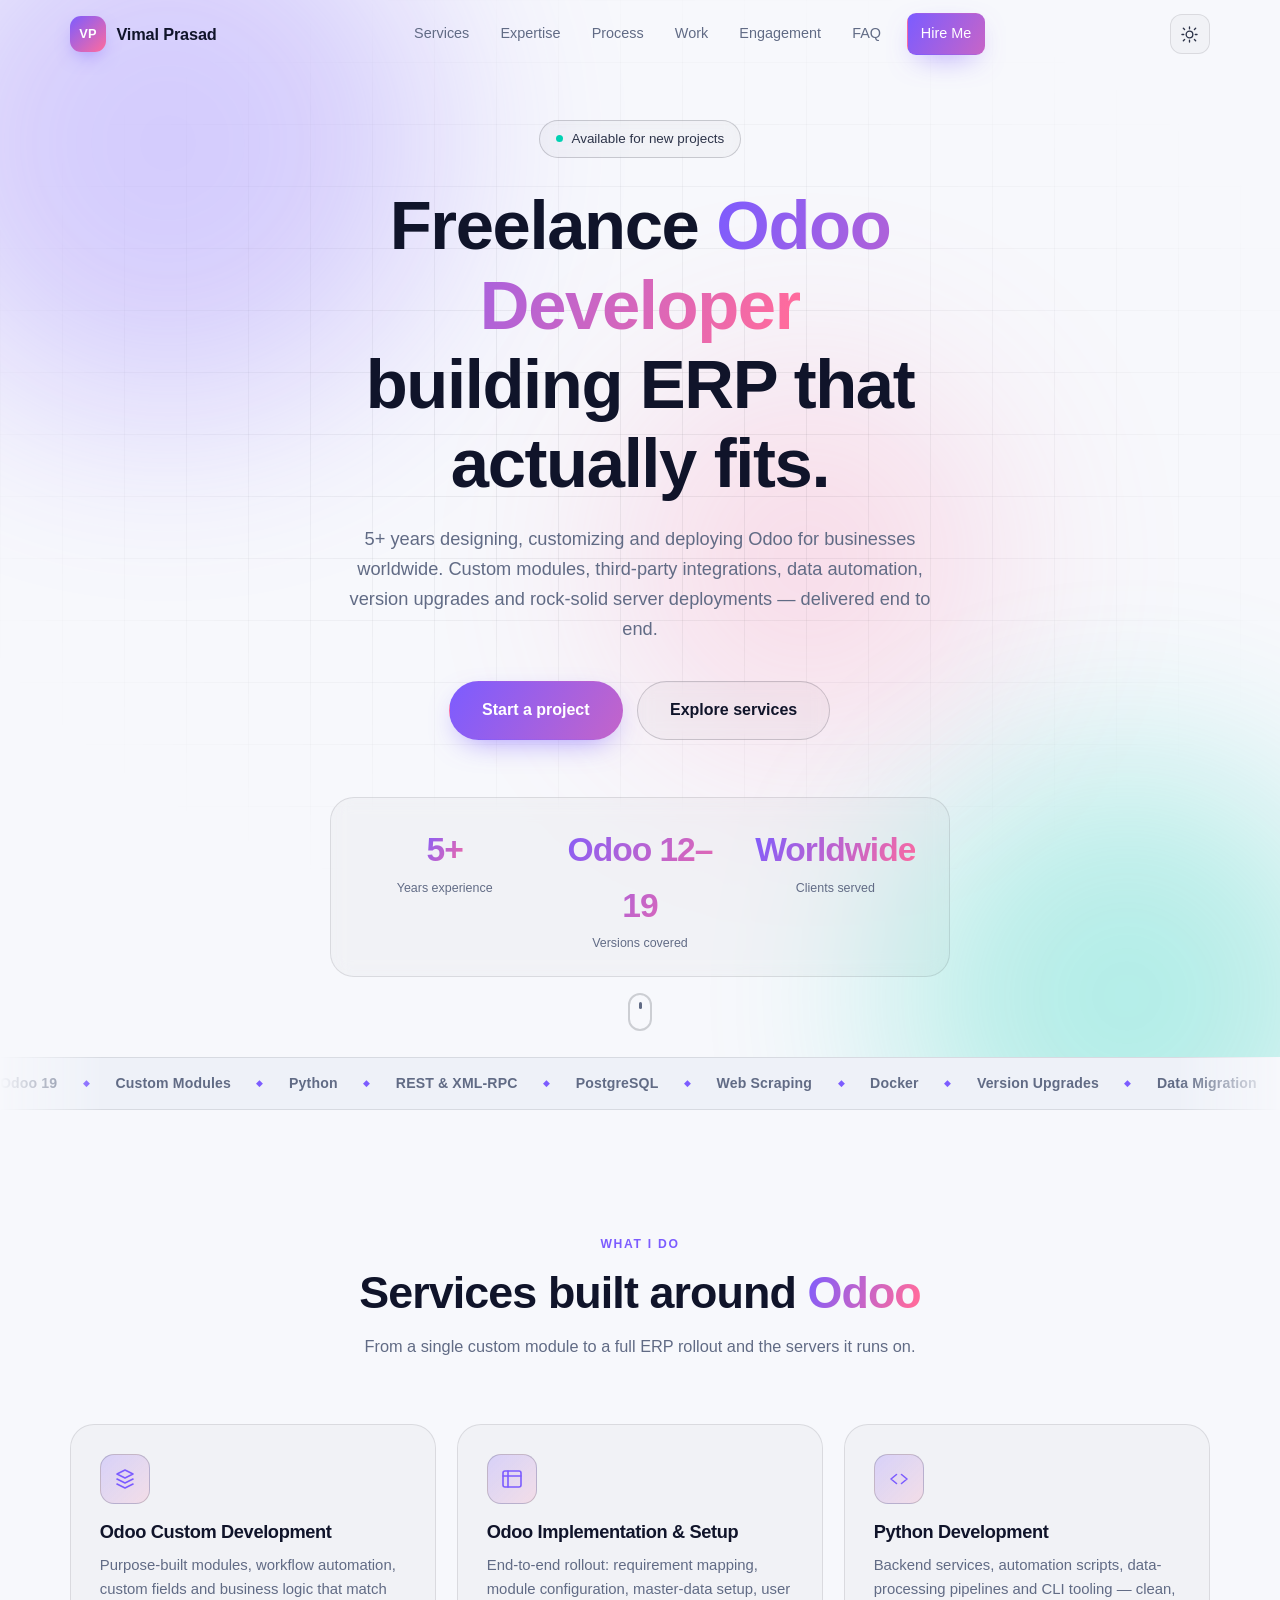
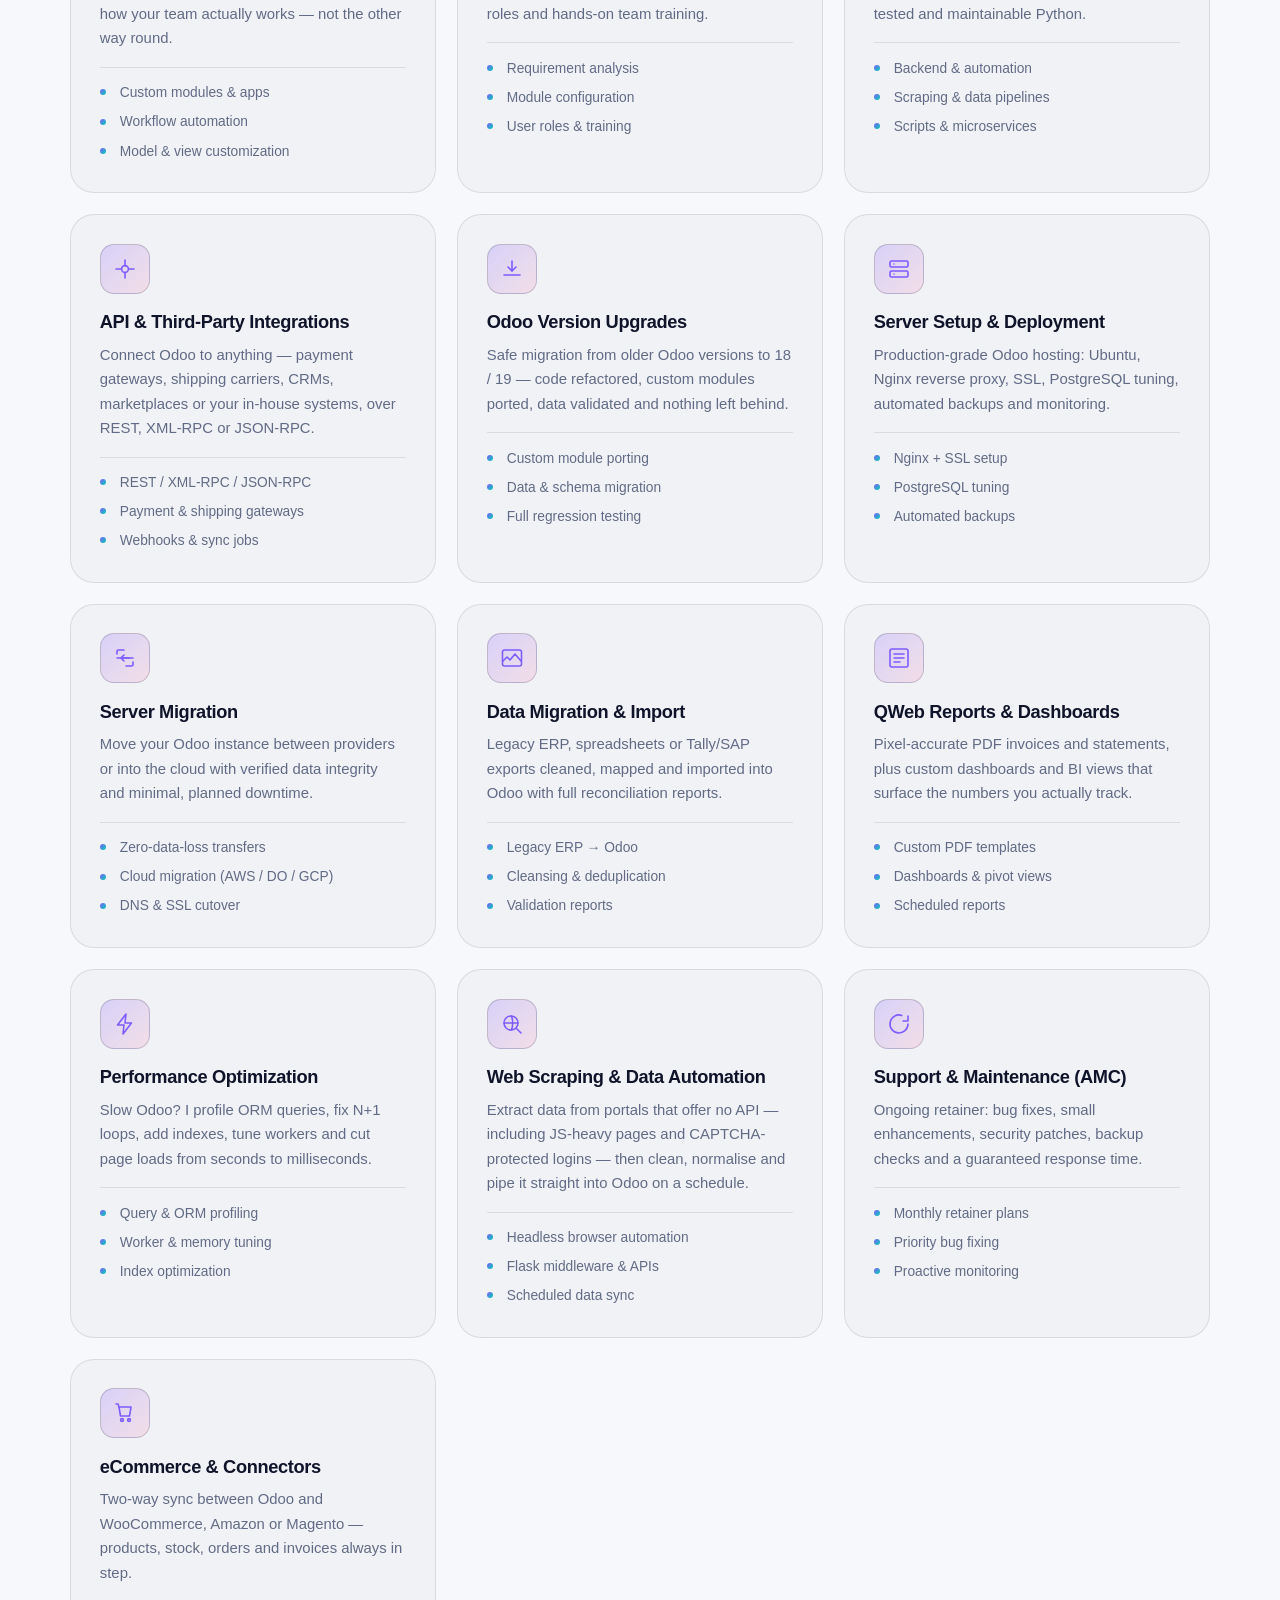
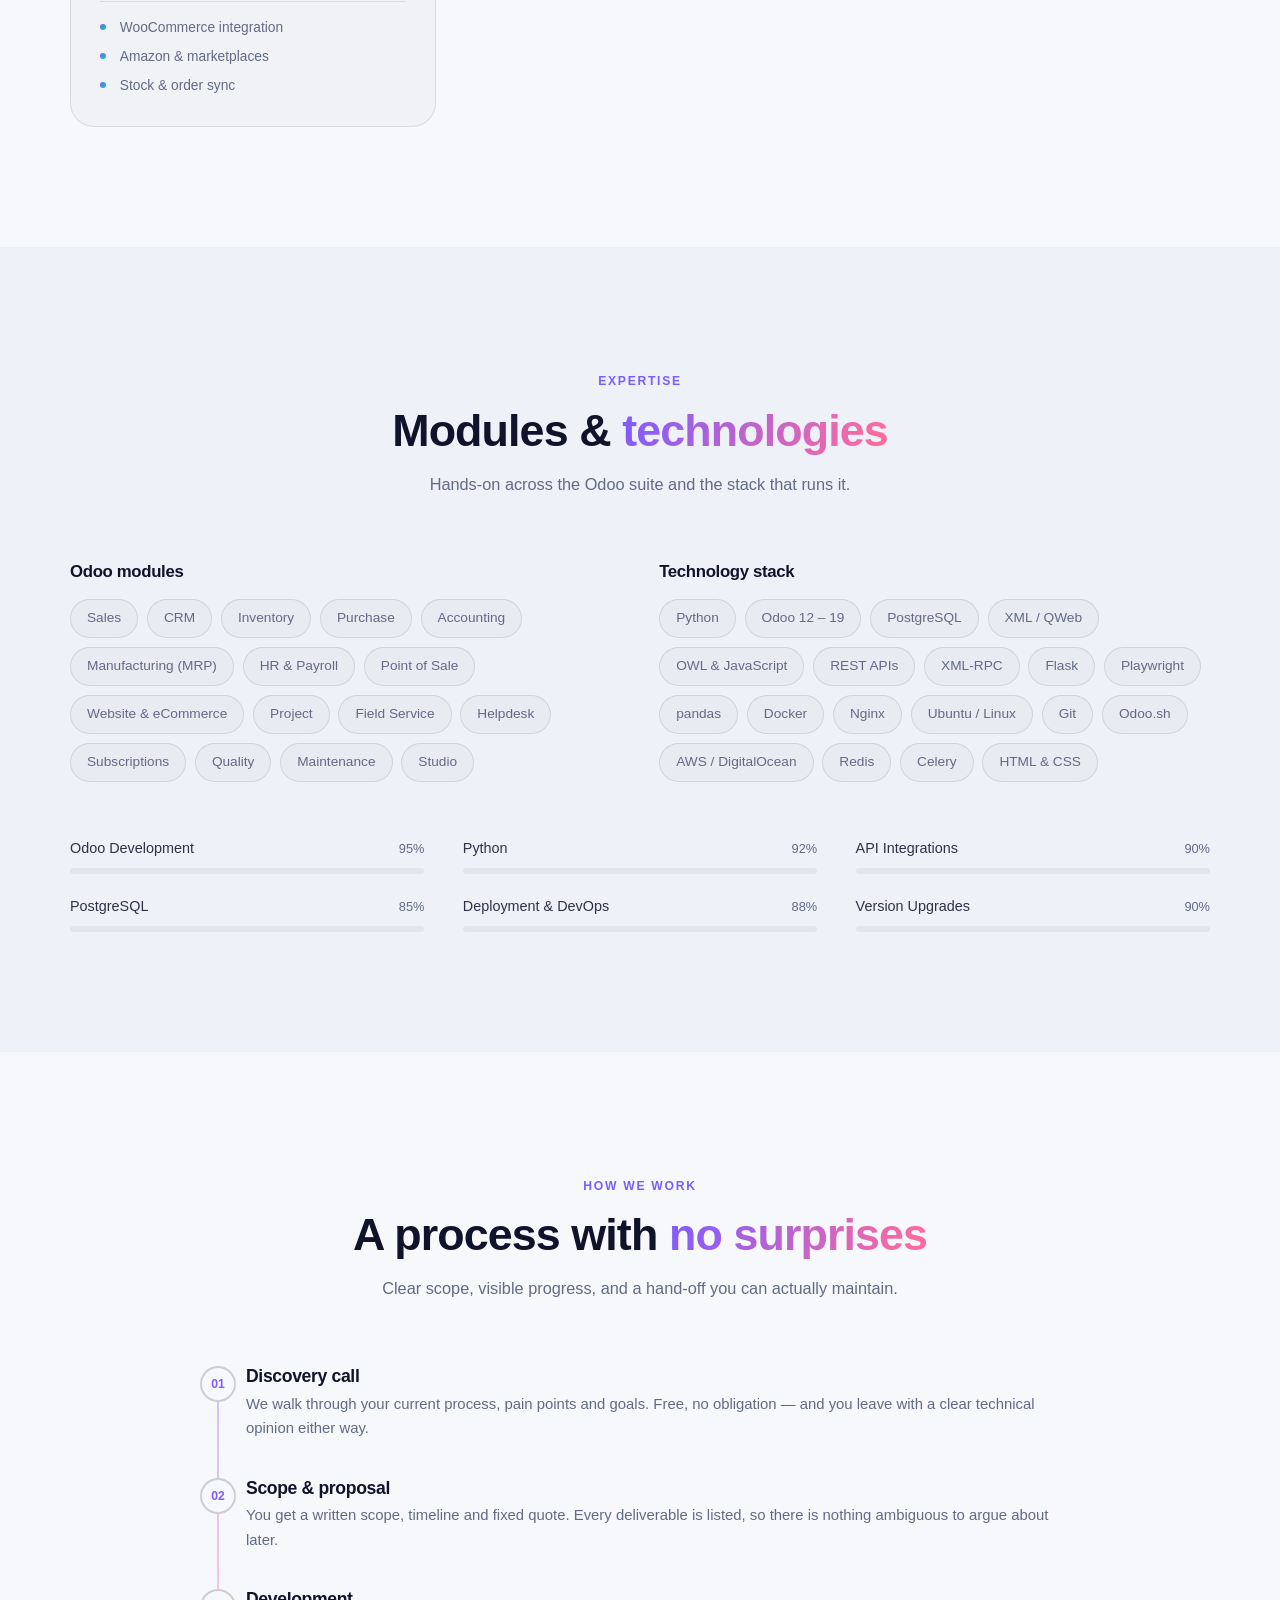
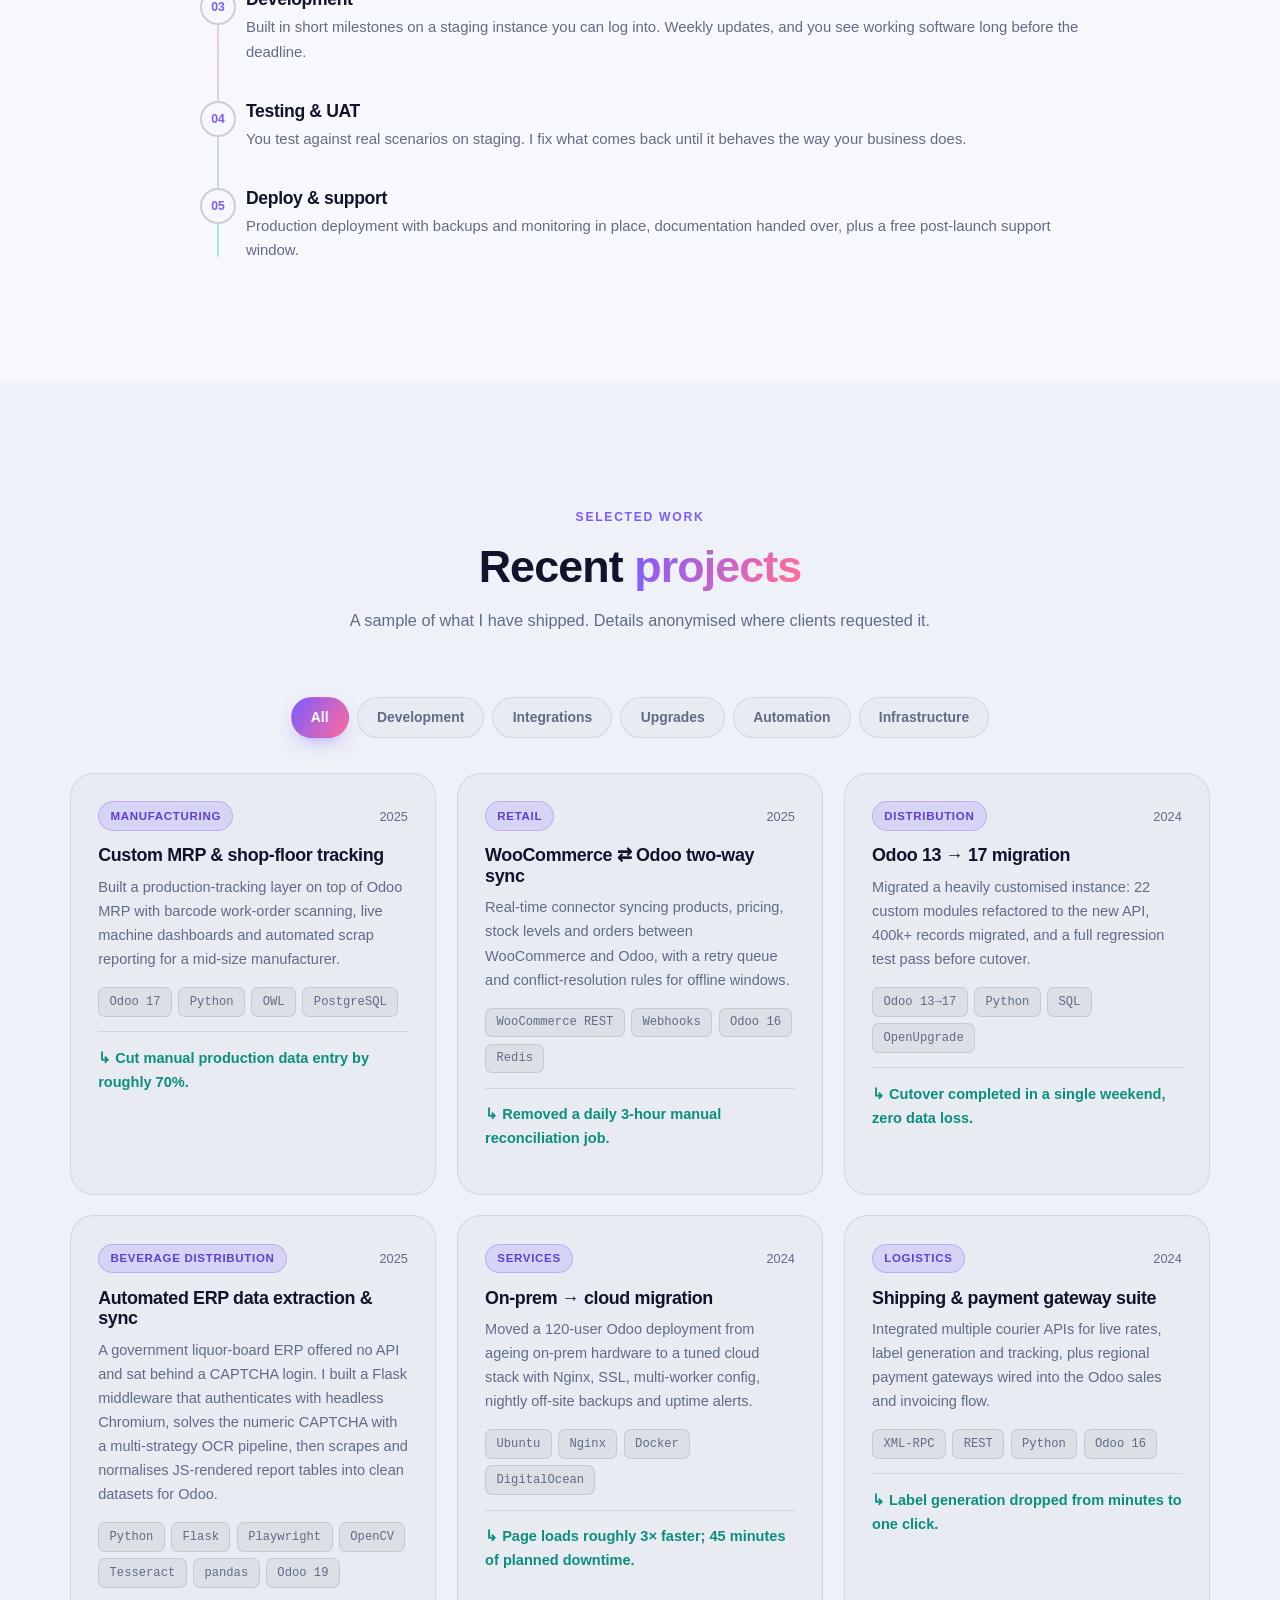
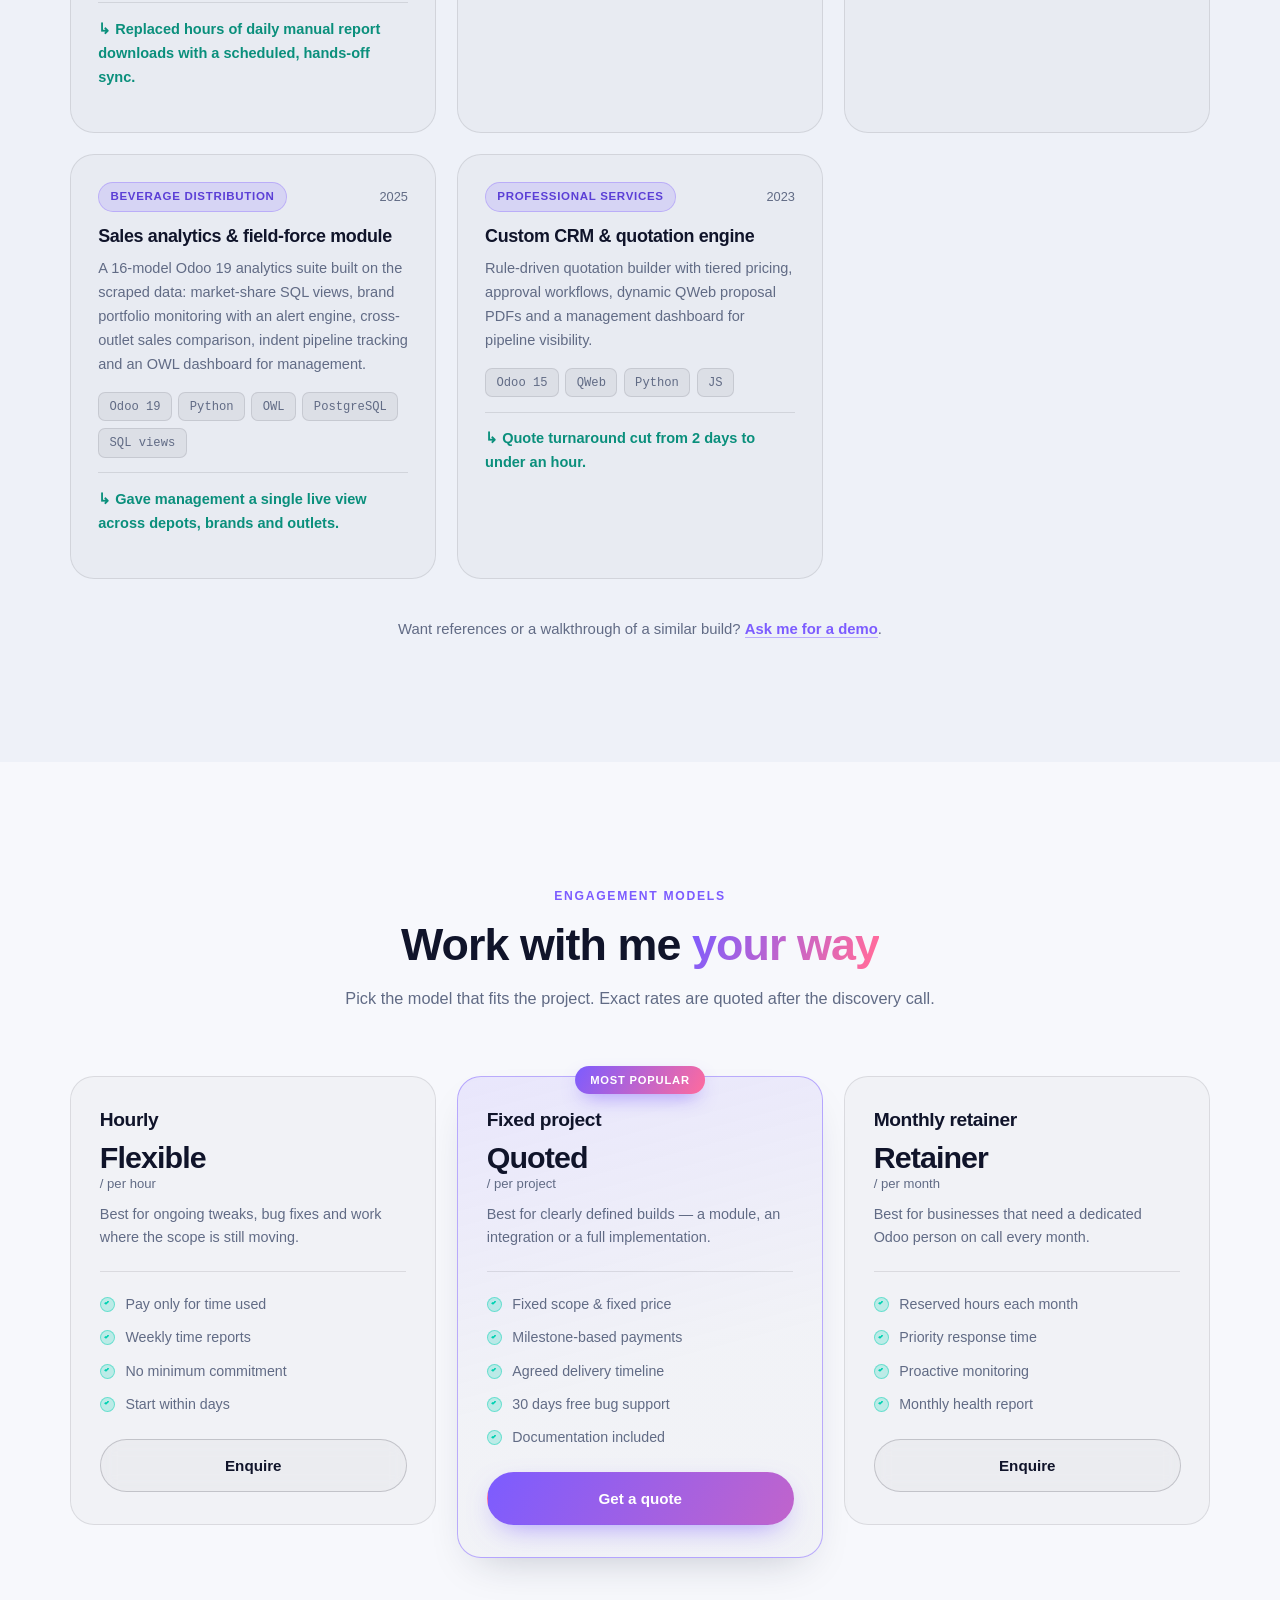
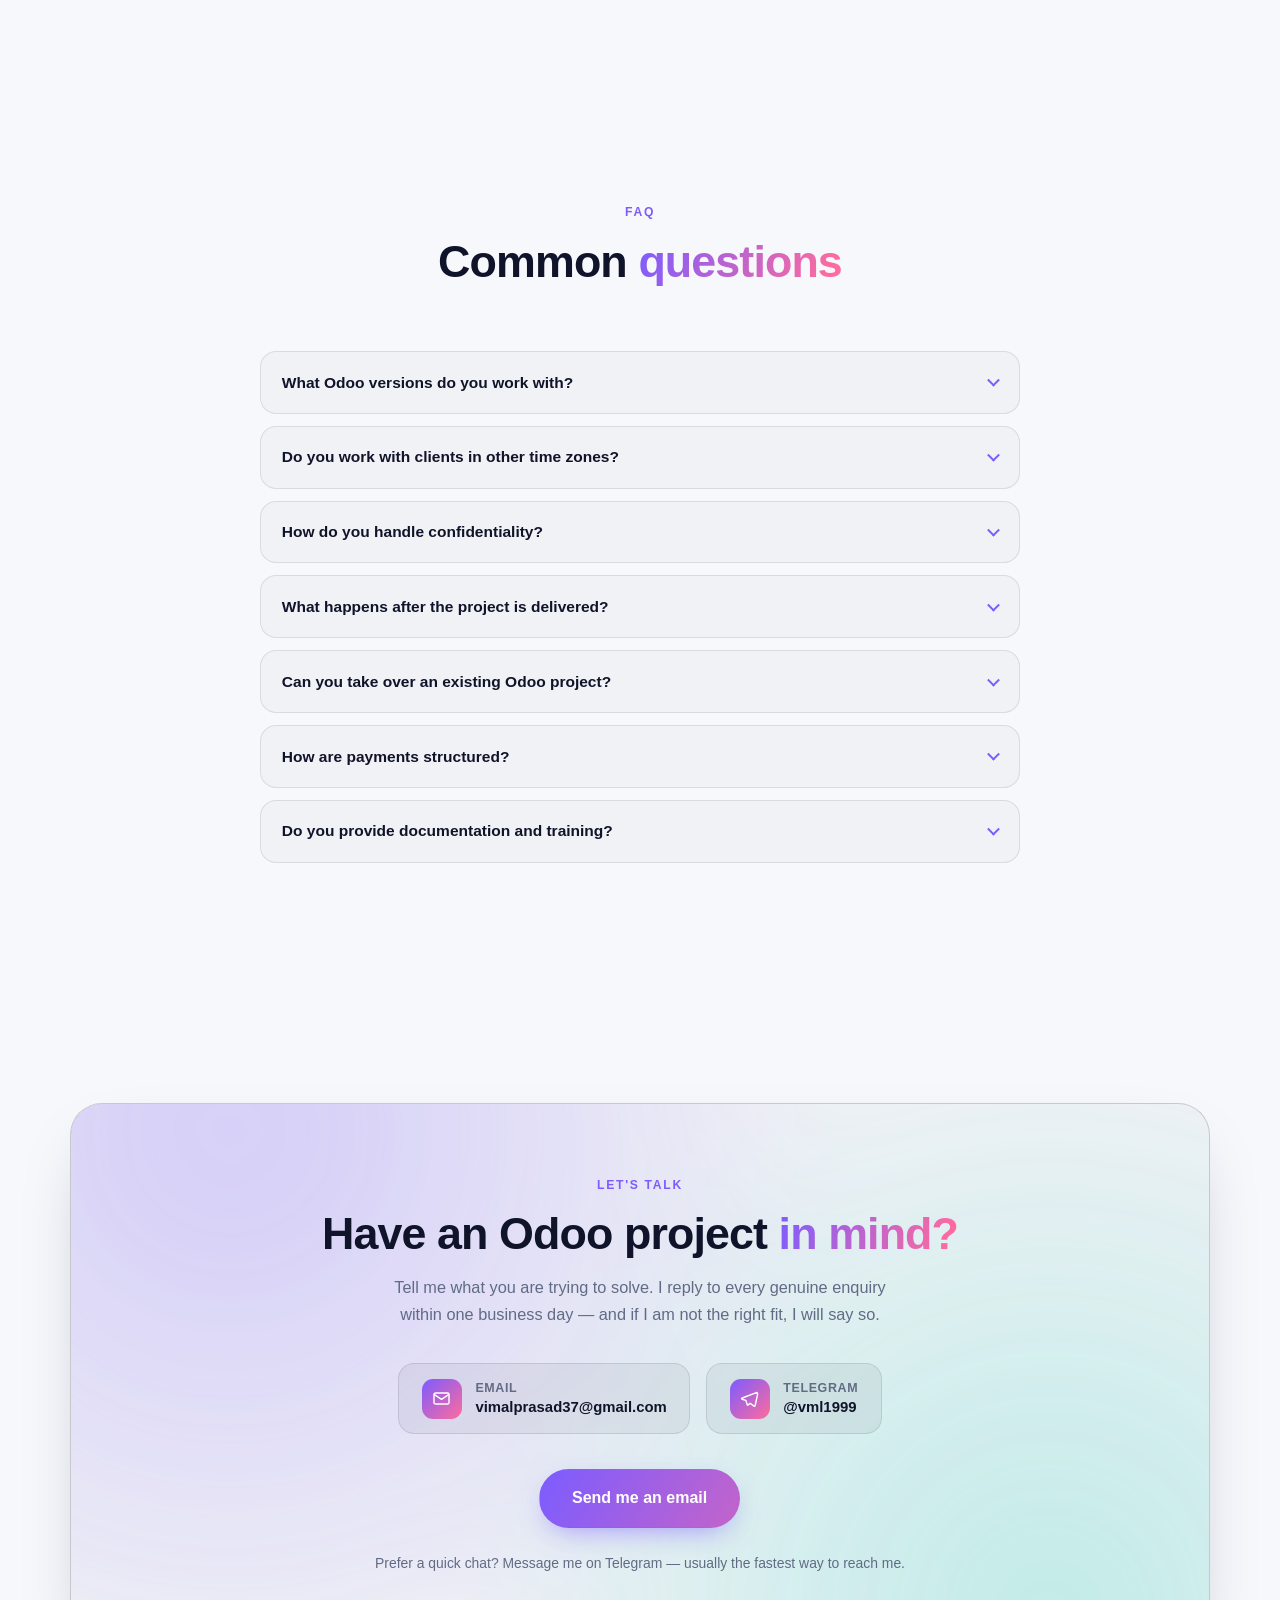
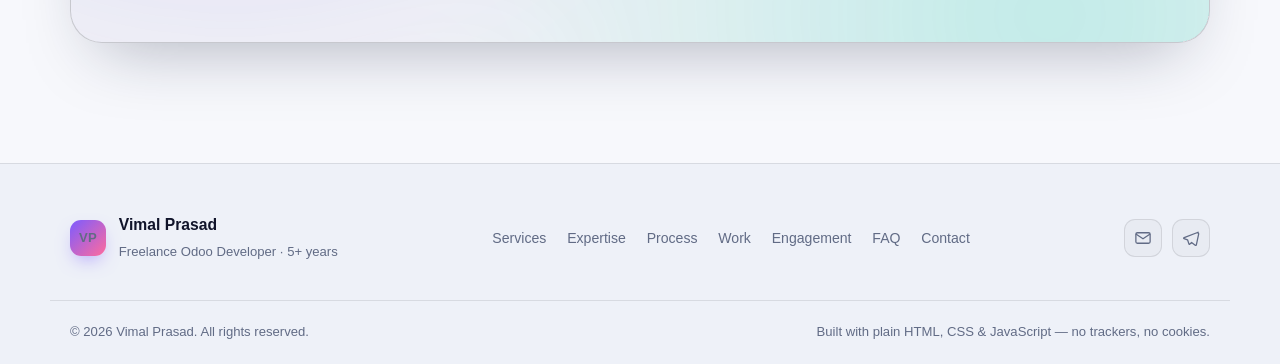
<file: index.html>
<!DOCTYPE html>
<html lang="en" data-theme="dark">
<head>
<meta charset="UTF-8">
<meta name="viewport" content="width=device-width, initial-scale=1">
<title>Vimal Prasad — Freelance Odoo Developer | Odoo ERP, Python &amp; API Integrations</title>
<meta name="description" content="Freelance Odoo developer with 5+ years of experience. Custom Odoo module development, implementation, version upgrades, API integrations, server deployment and migration. Available for new projects.">
<meta name="author" content="Vimal Prasad">
<meta name="keywords" content="freelance odoo developer, odoo customization, odoo module development, odoo implementation, odoo upgrade, python developer, odoo api integration, web scraping, flask middleware, playwright automation, odoo migration, odoo consultant">
<meta name="robots" content="index, follow">
<link rel="canonical" href="https://vimalprasad.github.io/">

<!-- Open Graph / social sharing -->
<meta property="og:type" content="website">
<meta property="og:title" content="Vimal Prasad — Freelance Odoo Developer">
<meta property="og:description" content="5+ years building, customizing and deploying Odoo ERP. Custom modules, API integrations, upgrades and server migrations.">
<meta property="og:url" content="https://vimalprasad.github.io/">
<meta property="og:image" content="https://vimalprasad.github.io/assets/og-image.svg">
<meta name="twitter:card" content="summary_large_image">
<meta name="twitter:title" content="Vimal Prasad — Freelance Odoo Developer">
<meta name="twitter:description" content="5+ years building, customizing and deploying Odoo ERP.">

<meta name="theme-color" content="#0b0f1a" media="(prefers-color-scheme: dark)">
<meta name="theme-color" content="#f7f8fc" media="(prefers-color-scheme: light)">

<link rel="icon" href="assets/favicon.svg" type="image/svg+xml">
<script>document.documentElement.className+=" js-on";</script>
<link rel="stylesheet" href="css/style.css">

<!-- Prevent theme flash: runs before first paint -->
<script>(function(){try{var t=localStorage.getItem('theme');if(t!=='light'&&t!=='dark'){t=window.matchMedia('(prefers-color-scheme: light)').matches?'light':'dark';}document.documentElement.setAttribute('data-theme',t);}catch(e){}})();</script>

<script type="application/ld+json">
{
  "@context": "https://schema.org",
  "@type": "ProfessionalService",
  "name": "Vimal Prasad — Freelance Odoo Developer",
  "description": "Freelance Odoo ERP development, customization, implementation, upgrades, API integrations and server deployment.",
  "email": "vimalprasad37@gmail.com",
  "url": "https://vimalprasad.github.io/",
  "priceRange": "$$",
  "areaServed": "Worldwide",
  "knowsAbout": ["Odoo","Python","PostgreSQL","ERP Implementation","REST API Integration","XML-RPC","Web Scraping","Flask","Playwright","Docker","Nginx","QWeb","OWL"],
  "founder": {
    "@type": "Person",
    "name": "Vimal Prasad",
    "jobTitle": "Freelance Odoo Developer",
    "email": "vimalprasad37@gmail.com"
  }
}
</script>
</head>
<body>

<a href="#main" class="skip-link">Skip to content</a>

<!-- ============ NAV ============ -->
<header class="nav" id="nav">
  <div class="wrap nav__inner">
    <a href="#hero" class="logo" aria-label="Home">
      <span class="logo__mark" aria-hidden="true">VP</span>
      <span class="logo__text">Vimal&nbsp;Prasad</span>
    </a>

    <nav class="nav__links" id="navLinks" aria-label="Main navigation">
      <a href="#services">Services</a>
      <a href="#expertise">Expertise</a>
      <a href="#process">Process</a>
      <a href="#work">Work</a>
      <a href="#pricing">Engagement</a>
      <a href="#faq">FAQ</a>
      <a href="#contact" class="btn btn--sm btn--primary nav__cta">Hire Me</a>
    </nav>

    <div class="nav__tools">
      <button class="icon-btn" id="themeToggle" aria-label="Toggle colour theme" title="Toggle theme">
        <svg class="icon-sun" viewBox="0 0 24 24" aria-hidden="true"><circle cx="12" cy="12" r="4.2"/><g stroke-linecap="round"><path d="M12 2.5v2.2M12 19.3v2.2M4.2 4.2l1.6 1.6M18.2 18.2l1.6 1.6M2.5 12h2.2M19.3 12h2.2M4.2 19.8l1.6-1.6M18.2 5.8l1.6-1.6"/></g></svg>
        <svg class="icon-moon" viewBox="0 0 24 24" aria-hidden="true"><path d="M20 14.2A8.2 8.2 0 0 1 9.8 4a8.4 8.4 0 1 0 10.2 10.2z"/></svg>
      </button>
      <button class="icon-btn burger" id="burger" aria-label="Open menu" aria-expanded="false" aria-controls="navLinks">
        <span></span><span></span><span></span>
      </button>
    </div>
  </div>
  <div class="nav__progress" id="navProgress" aria-hidden="true"></div>
</header>

<main id="main">

<!-- ============ HERO ============ -->
<section class="hero" id="hero">
  <div class="hero__bg" aria-hidden="true">
    <span class="orb orb--1"></span>
    <span class="orb orb--2"></span>
    <span class="orb orb--3"></span>
    <span class="grid-overlay"></span>
  </div>

  <div class="wrap hero__inner">
    <p class="badge reveal"><span class="dot"></span> Available for new projects</p>

    <h1 class="hero__title reveal" data-delay="1">
      Freelance <span class="grad">Odoo Developer</span><br>
      building ERP that actually fits.
    </h1>

    <p class="hero__sub reveal" data-delay="2">
      5+ years designing, customizing and deploying Odoo for businesses worldwide.
      Custom modules, third-party integrations, data automation, version
      upgrades and rock-solid server deployments — delivered end to end.
    </p>

    <div class="hero__cta reveal" data-delay="3">
      <a href="#contact" class="btn btn--primary btn--lg">Start a project</a>
      <a href="#services" class="btn btn--ghost btn--lg">Explore services</a>
    </div>

    <ul class="hero__stats hero__stats--trio reveal" data-delay="4">
      <li><strong data-count="5" data-suffix="+">0</strong><span>Years experience</span></li>
      <li><strong>Odoo 12–19</strong><span>Versions covered</span></li>
      <li><strong>Worldwide</strong><span>Clients served</span></li>
      <!-- TODO: restore real counts when you have them, e.g.
      <li><strong data-count="40" data-suffix="+">0</strong><span>Projects delivered</span></li>
      <li><strong data-count="25" data-suffix="+">0</strong><span>Happy clients</span></li>
      <li><strong data-count="100" data-suffix="+">0</strong><span>Custom modules</span></li>
      -->
    </ul>
  </div>

  <a href="#services" class="scroll-hint" aria-label="Scroll to services"><span></span></a>
</section>

<!-- ============ MARQUEE ============ -->
<div class="marquee" aria-hidden="true">
  <div class="marquee__track">
    <span>Odoo 19</span><i>◆</i><span>Custom Modules</span><i>◆</i><span>Python</span><i>◆</i>
    <span>REST &amp; XML-RPC</span><i>◆</i><span>PostgreSQL</span><i>◆</i><span>Web Scraping</span><i>◆</i>
    <span>Docker</span><i>◆</i><span>Version Upgrades</span><i>◆</i><span>Data Migration</span><i>◆</i>
    <span>QWeb Reports</span><i>◆</i><span>OWL</span><i>◆</i><span>Nginx</span><i>◆</i>
    <span>Odoo 19</span><i>◆</i><span>Custom Modules</span><i>◆</i><span>Python</span><i>◆</i>
    <span>REST &amp; XML-RPC</span><i>◆</i><span>PostgreSQL</span><i>◆</i><span>Odoo.sh</span><i>◆</i>
    <span>Docker</span><i>◆</i><span>Version Upgrades</span><i>◆</i><span>Data Migration</span><i>◆</i>
    <span>QWeb Reports</span><i>◆</i><span>OWL</span><i>◆</i><span>Nginx</span><i>◆</i>
  </div>
</div>

<!-- ============ SERVICES ============ -->
<section class="section" id="services">
  <div class="wrap">
    <header class="sec-head reveal">
      <p class="eyebrow">What I do</p>
      <h2>Services built around <span class="grad">Odoo</span></h2>
      <p class="sec-sub">From a single custom module to a full ERP rollout and the servers it runs on.</p>
    </header>

    <div class="cards">
      <article class="card tilt reveal" data-delay="1">
        <div class="card__icon"><svg viewBox="0 0 24 24"><path d="M4 7l8-4 8 4-8 4-8-4z"/><path d="M4 12l8 4 8-4"/><path d="M4 17l8 4 8-4"/></svg></div>
        <h3>Odoo Custom Development</h3>
        <p>Purpose-built modules, workflow automation, custom fields and business logic that match how your team actually works — not the other way round.</p>
        <ul class="card__list"><li>Custom modules &amp; apps</li><li>Workflow automation</li><li>Model &amp; view customization</li></ul>
      </article>

      <article class="card tilt reveal" data-delay="2">
        <div class="card__icon"><svg viewBox="0 0 24 24"><rect x="3" y="4" width="18" height="16" rx="2"/><path d="M3 9h18M8 4v16"/></svg></div>
        <h3>Odoo Implementation &amp; Setup</h3>
        <p>End-to-end rollout: requirement mapping, module configuration, master-data setup, user roles and hands-on team training.</p>
        <ul class="card__list"><li>Requirement analysis</li><li>Module configuration</li><li>User roles &amp; training</li></ul>
      </article>

      <article class="card tilt reveal" data-delay="3">
        <div class="card__icon"><svg viewBox="0 0 24 24"><path d="M9.5 16.5L4 12l5.5-4.5M14.5 7.5L20 12l-5.5 4.5"/></svg></div>
        <h3>Python Development</h3>
        <p>Backend services, automation scripts, data-processing pipelines and CLI tooling — clean, tested and maintainable Python.</p>
        <ul class="card__list"><li>Backend &amp; automation</li><li>Scraping &amp; data pipelines</li><li>Scripts &amp; microservices</li></ul>
      </article>

      <article class="card tilt reveal" data-delay="1">
        <div class="card__icon"><svg viewBox="0 0 24 24"><path d="M12 3v5M12 16v5M3 12h5M16 12h5"/><circle cx="12" cy="12" r="3.4"/></svg></div>
        <h3>API &amp; Third-Party Integrations</h3>
        <p>Connect Odoo to anything — payment gateways, shipping carriers, CRMs, marketplaces or your in-house systems, over REST, XML-RPC or JSON-RPC.</p>
        <ul class="card__list"><li>REST / XML-RPC / JSON-RPC</li><li>Payment &amp; shipping gateways</li><li>Webhooks &amp; sync jobs</li></ul>
      </article>

      <article class="card tilt reveal" data-delay="2">
        <div class="card__icon"><svg viewBox="0 0 24 24"><path d="M12 4v10"/><path d="M8 10l4 4 4-4"/><path d="M4 18h16"/></svg></div>
        <h3>Odoo Version Upgrades</h3>
        <p>Safe migration from older Odoo versions to 18 / 19 — code refactored, custom modules ported, data validated and nothing left behind.</p>
        <ul class="card__list"><li>Custom module porting</li><li>Data &amp; schema migration</li><li>Full regression testing</li></ul>
      </article>

      <article class="card tilt reveal" data-delay="3">
        <div class="card__icon"><svg viewBox="0 0 24 24"><rect x="3" y="4" width="18" height="6" rx="1.5"/><rect x="3" y="14" width="18" height="6" rx="1.5"/><path d="M7 7h.01M7 17h.01"/></svg></div>
        <h3>Server Setup &amp; Deployment</h3>
        <p>Production-grade Odoo hosting: Ubuntu, Nginx reverse proxy, SSL, PostgreSQL tuning, automated backups and monitoring.</p>
        <ul class="card__list"><li>Nginx + SSL setup</li><li>PostgreSQL tuning</li><li>Automated backups</li></ul>
      </article>

      <article class="card tilt reveal" data-delay="1">
        <div class="card__icon"><svg viewBox="0 0 24 24"><path d="M4 8V5.5A1.5 1.5 0 0 1 5.5 4H11"/><path d="M20 16v2.5a1.5 1.5 0 0 1-1.5 1.5H13"/><path d="M8 12h12M8 12l3-3M8 12l3 3"/><path d="M16 12H4"/></svg></div>
        <h3>Server Migration</h3>
        <p>Move your Odoo instance between providers or into the cloud with verified data integrity and minimal, planned downtime.</p>
        <ul class="card__list"><li>Zero-data-loss transfers</li><li>Cloud migration (AWS / DO / GCP)</li><li>DNS &amp; SSL cutover</li></ul>
      </article>

      <article class="card tilt reveal" data-delay="2">
        <div class="card__icon"><svg viewBox="0 0 24 24"><path d="M3 15l4-4 3 3 5-6 6 7"/><rect x="2.5" y="4" width="19" height="16" rx="2"/></svg></div>
        <h3>Data Migration &amp; Import</h3>
        <p>Legacy ERP, spreadsheets or Tally/SAP exports cleaned, mapped and imported into Odoo with full reconciliation reports.</p>
        <ul class="card__list"><li>Legacy ERP → Odoo</li><li>Cleansing &amp; deduplication</li><li>Validation reports</li></ul>
      </article>

      <article class="card tilt reveal" data-delay="3">
        <div class="card__icon"><svg viewBox="0 0 24 24"><rect x="3" y="3" width="18" height="18" rx="2"/><path d="M7 8h10M7 12h10M7 16h6"/></svg></div>
        <h3>QWeb Reports &amp; Dashboards</h3>
        <p>Pixel-accurate PDF invoices and statements, plus custom dashboards and BI views that surface the numbers you actually track.</p>
        <ul class="card__list"><li>Custom PDF templates</li><li>Dashboards &amp; pivot views</li><li>Scheduled reports</li></ul>
      </article>

      <article class="card tilt reveal" data-delay="1">
        <div class="card__icon"><svg viewBox="0 0 24 24"><path d="M13 2L4.5 13H11l-1 9 8.5-11H12l1-9z"/></svg></div>
        <h3>Performance Optimization</h3>
        <p>Slow Odoo? I profile ORM queries, fix N+1 loops, add indexes, tune workers and cut page loads from seconds to milliseconds.</p>
        <ul class="card__list"><li>Query &amp; ORM profiling</li><li>Worker &amp; memory tuning</li><li>Index optimization</li></ul>
      </article>

      <article class="card tilt reveal" data-delay="1">
        <div class="card__icon"><svg viewBox="0 0 24 24"><circle cx="11" cy="11" r="7"/><path d="M16.5 16.5L21 21"/><path d="M4 11h14"/><path d="M11 4c2.2 2.2 2.2 11.8 0 14"/></svg></div>
        <h3>Web Scraping &amp; Data Automation</h3>
        <p>Extract data from portals that offer no API — including JS-heavy pages and CAPTCHA-protected logins — then clean, normalise and pipe it straight into Odoo on a schedule.</p>
        <ul class="card__list"><li>Headless browser automation</li><li>Flask middleware &amp; APIs</li><li>Scheduled data sync</li></ul>
      </article>

      <article class="card tilt reveal" data-delay="2">
        <div class="card__icon"><svg viewBox="0 0 24 24"><path d="M21 12a9 9 0 1 1-6.2-8.6"/><path d="M21 4v5h-5"/></svg></div>
        <h3>Support &amp; Maintenance (AMC)</h3>
        <p>Ongoing retainer: bug fixes, small enhancements, security patches, backup checks and a guaranteed response time.</p>
        <ul class="card__list"><li>Monthly retainer plans</li><li>Priority bug fixing</li><li>Proactive monitoring</li></ul>
      </article>

      <article class="card tilt reveal" data-delay="3">
        <div class="card__icon"><svg viewBox="0 0 24 24"><path d="M6 6h12l-1.5 9H7.5L6 6z"/><path d="M6 6L5 3H3"/><circle cx="9" cy="19" r="1.4"/><circle cx="16" cy="19" r="1.4"/></svg></div>
        <h3>eCommerce &amp; Connectors</h3>
        <p>Two-way sync between Odoo and WooCommerce, Amazon or Magento — products, stock, orders and invoices always in step.</p>
        <ul class="card__list"><li>WooCommerce integration</li><li>Amazon &amp; marketplaces</li><li>Stock &amp; order sync</li></ul>
      </article>
    </div>
  </div>
</section>

<!-- ============ EXPERTISE ============ -->
<section class="section section--alt" id="expertise">
  <div class="wrap">
    <header class="sec-head reveal">
      <p class="eyebrow">Expertise</p>
      <h2>Modules &amp; <span class="grad">technologies</span></h2>
      <p class="sec-sub">Hands-on across the Odoo suite and the stack that runs it.</p>
    </header>

    <div class="expertise">
      <div class="reveal" data-delay="1">
        <h3 class="mini-head">Odoo modules</h3>
        <ul class="chips">
          <li>Sales</li><li>CRM</li><li>Inventory</li><li>Purchase</li><li>Accounting</li>
          <li>Manufacturing (MRP)</li><li>HR &amp; Payroll</li><li>Point of Sale</li>
          <li>Website &amp; eCommerce</li><li>Project</li><li>Field Service</li><li>Helpdesk</li>
          <li>Subscriptions</li><li>Quality</li><li>Maintenance</li><li>Studio</li>
        </ul>
      </div>

      <div class="reveal" data-delay="2">
        <h3 class="mini-head">Technology stack</h3>
        <ul class="chips chips--alt">
          <li>Python</li><li>Odoo 12 – 19</li><li>PostgreSQL</li><li>XML / QWeb</li>
          <li>OWL &amp; JavaScript</li><li>REST APIs</li><li>XML-RPC</li><li>Flask</li><li>Playwright</li><li>pandas</li><li>Docker</li>
          <li>Nginx</li><li>Ubuntu / Linux</li><li>Git</li><li>Odoo.sh</li>
          <li>AWS / DigitalOcean</li><li>Redis</li><li>Celery</li><li>HTML &amp; CSS</li>
        </ul>
      </div>
    </div>

    <div class="skillbars reveal" data-delay="3">
      <div class="skill"><div class="skill__top"><span>Odoo Development</span><em>95%</em></div><div class="bar"><i data-w="95"></i></div></div>
      <div class="skill"><div class="skill__top"><span>Python</span><em>92%</em></div><div class="bar"><i data-w="92"></i></div></div>
      <div class="skill"><div class="skill__top"><span>API Integrations</span><em>90%</em></div><div class="bar"><i data-w="90"></i></div></div>
      <div class="skill"><div class="skill__top"><span>PostgreSQL</span><em>85%</em></div><div class="bar"><i data-w="85"></i></div></div>
      <div class="skill"><div class="skill__top"><span>Deployment &amp; DevOps</span><em>88%</em></div><div class="bar"><i data-w="88"></i></div></div>
      <div class="skill"><div class="skill__top"><span>Version Upgrades</span><em>90%</em></div><div class="bar"><i data-w="90"></i></div></div>
    </div>
  </div>
</section>

<!-- ============ PROCESS ============ -->
<section class="section" id="process">
  <div class="wrap">
    <header class="sec-head reveal">
      <p class="eyebrow">How we work</p>
      <h2>A process with <span class="grad">no surprises</span></h2>
      <p class="sec-sub">Clear scope, visible progress, and a hand-off you can actually maintain.</p>
    </header>

    <ol class="timeline">
      <li class="reveal" data-delay="1"><span class="tl__num">01</span><h3>Discovery call</h3><p>We walk through your current process, pain points and goals. Free, no obligation — and you leave with a clear technical opinion either way.</p></li>
      <li class="reveal" data-delay="2"><span class="tl__num">02</span><h3>Scope &amp; proposal</h3><p>You get a written scope, timeline and fixed quote. Every deliverable is listed, so there is nothing ambiguous to argue about later.</p></li>
      <li class="reveal" data-delay="3"><span class="tl__num">03</span><h3>Development</h3><p>Built in short milestones on a staging instance you can log into. Weekly updates, and you see working software long before the deadline.</p></li>
      <li class="reveal" data-delay="4"><span class="tl__num">04</span><h3>Testing &amp; UAT</h3><p>You test against real scenarios on staging. I fix what comes back until it behaves the way your business does.</p></li>
      <li class="reveal" data-delay="5"><span class="tl__num">05</span><h3>Deploy &amp; support</h3><p>Production deployment with backups and monitoring in place, documentation handed over, plus a free post-launch support window.</p></li>
    </ol>
  </div>
</section>

<!-- ============ WORK ============ -->
<section class="section section--alt" id="work">
  <div class="wrap">
    <header class="sec-head reveal">
      <p class="eyebrow">Selected work</p>
      <h2>Recent <span class="grad">projects</span></h2>
      <p class="sec-sub">A sample of what I have shipped. Details anonymised where clients requested it.</p>
    </header>

    <div class="filters reveal" role="tablist" aria-label="Filter projects">
      <button class="filter is-active" data-filter="all" role="tab" aria-selected="true">All</button>
      <button class="filter" data-filter="dev" role="tab" aria-selected="false">Development</button>
      <button class="filter" data-filter="integration" role="tab" aria-selected="false">Integrations</button>
      <button class="filter" data-filter="upgrade" role="tab" aria-selected="false">Upgrades</button>
      <button class="filter" data-filter="automation" role="tab" aria-selected="false">Automation</button>
      <button class="filter" data-filter="infra" role="tab" aria-selected="false">Infrastructure</button>
    </div>

    <div class="work-grid" id="workGrid">
      <article class="work reveal" data-cat="dev" data-delay="1">
        <div class="work__top"><span class="tag">Manufacturing</span><span class="work__year">2025</span></div>
        <h3>Custom MRP &amp; shop-floor tracking</h3>
        <p>Built a production-tracking layer on top of Odoo MRP with barcode work-order scanning, live machine dashboards and automated scrap reporting for a mid-size manufacturer.</p>
        <ul class="work__stack"><li>Odoo 17</li><li>Python</li><li>OWL</li><li>PostgreSQL</li></ul>
        <p class="work__result">↳ Cut manual production data entry by roughly 70%.</p>
      </article>

      <article class="work reveal" data-cat="integration" data-delay="2">
        <div class="work__top"><span class="tag">Retail</span><span class="work__year">2025</span></div>
        <h3>WooCommerce ⇄ Odoo two-way sync</h3>
        <p>Real-time connector syncing products, pricing, stock levels and orders between WooCommerce and Odoo, with a retry queue and conflict-resolution rules for offline windows.</p>
        <ul class="work__stack"><li>WooCommerce REST</li><li>Webhooks</li><li>Odoo 16</li><li>Redis</li></ul>
        <p class="work__result">↳ Removed a daily 3-hour manual reconciliation job.</p>
      </article>

      <article class="work reveal" data-cat="upgrade" data-delay="3">
        <div class="work__top"><span class="tag">Distribution</span><span class="work__year">2024</span></div>
        <h3>Odoo 13 → 17 migration</h3>
        <p>Migrated a heavily customised instance: 22 custom modules refactored to the new API, 400k+ records migrated, and a full regression test pass before cutover.</p>
        <ul class="work__stack"><li>Odoo 13→17</li><li>Python</li><li>SQL</li><li>OpenUpgrade</li></ul>
        <p class="work__result">↳ Cutover completed in a single weekend, zero data loss.</p>
      </article>

      <article class="work reveal" data-cat="automation" data-delay="1">
        <div class="work__top"><span class="tag">Beverage distribution</span><span class="work__year">2025</span></div>
        <h3>Automated ERP data extraction &amp; sync</h3>
        <p>A government liquor-board ERP offered no API and sat behind a CAPTCHA login. I built a Flask middleware that authenticates with headless Chromium, solves the numeric CAPTCHA with a multi-strategy OCR pipeline, then scrapes and normalises JS-rendered report tables into clean datasets for Odoo.</p>
        <ul class="work__stack"><li>Python</li><li>Flask</li><li>Playwright</li><li>OpenCV</li><li>Tesseract</li><li>pandas</li><li>Odoo 19</li></ul>
        <p class="work__result">↳ Replaced hours of daily manual report downloads with a scheduled, hands-off sync.</p>
      </article>

      <article class="work reveal" data-cat="infra" data-delay="1">
        <div class="work__top"><span class="tag">Services</span><span class="work__year">2024</span></div>
        <h3>On-prem → cloud migration</h3>
        <p>Moved a 120-user Odoo deployment from ageing on-prem hardware to a tuned cloud stack with Nginx, SSL, multi-worker config, nightly off-site backups and uptime alerts.</p>
        <ul class="work__stack"><li>Ubuntu</li><li>Nginx</li><li>Docker</li><li>DigitalOcean</li></ul>
        <p class="work__result">↳ Page loads roughly 3× faster; 45 minutes of planned downtime.</p>
      </article>

      <article class="work reveal" data-cat="integration" data-delay="2">
        <div class="work__top"><span class="tag">Logistics</span><span class="work__year">2024</span></div>
        <h3>Shipping &amp; payment gateway suite</h3>
        <p>Integrated multiple courier APIs for live rates, label generation and tracking, plus regional payment gateways wired into the Odoo sales and invoicing flow.</p>
        <ul class="work__stack"><li>XML-RPC</li><li>REST</li><li>Python</li><li>Odoo 16</li></ul>
        <p class="work__result">↳ Label generation dropped from minutes to one click.</p>
      </article>

      <article class="work reveal" data-cat="dev" data-delay="2">
        <div class="work__top"><span class="tag">Beverage distribution</span><span class="work__year">2025</span></div>
        <h3>Sales analytics &amp; field-force module</h3>
        <p>A 16-model Odoo 19 analytics suite built on the scraped data: market-share SQL views, brand portfolio monitoring with an alert engine, cross-outlet sales comparison, indent pipeline tracking and an OWL dashboard for management.</p>
        <ul class="work__stack"><li>Odoo 19</li><li>Python</li><li>OWL</li><li>PostgreSQL</li><li>SQL views</li></ul>
        <p class="work__result">↳ Gave management a single live view across depots, brands and outlets.</p>
      </article>

      <article class="work reveal" data-cat="dev" data-delay="3">
        <div class="work__top"><span class="tag">Professional services</span><span class="work__year">2023</span></div>
        <h3>Custom CRM &amp; quotation engine</h3>
        <p>Rule-driven quotation builder with tiered pricing, approval workflows, dynamic QWeb proposal PDFs and a management dashboard for pipeline visibility.</p>
        <ul class="work__stack"><li>Odoo 15</li><li>QWeb</li><li>Python</li><li>JS</li></ul>
        <p class="work__result">↳ Quote turnaround cut from 2 days to under an hour.</p>
      </article>
    </div>

    <p class="work-note reveal">Want references or a walkthrough of a similar build? <a href="#contact">Ask me for a demo</a>.</p>
  </div>
</section>

<!-- ============ PRICING / ENGAGEMENT ============ -->
<section class="section" id="pricing">
  <div class="wrap">
    <header class="sec-head reveal">
      <p class="eyebrow">Engagement models</p>
      <h2>Work with me <span class="grad">your way</span></h2>
      <p class="sec-sub">Pick the model that fits the project. Exact rates are quoted after the discovery call.</p>
    </header>

    <div class="plans">
      <article class="plan reveal" data-delay="1">
        <h3>Hourly</h3>
        <p class="plan__price">Flexible<span>/ per hour</span></p>
        <p class="plan__desc">Best for ongoing tweaks, bug fixes and work where the scope is still moving.</p>
        <ul><li>Pay only for time used</li><li>Weekly time reports</li><li>No minimum commitment</li><li>Start within days</li></ul>
        <a href="#contact" class="btn btn--ghost btn--full">Enquire</a>
      </article>

      <article class="plan plan--featured reveal" data-delay="2">
        <span class="plan__badge">Most popular</span>
        <h3>Fixed project</h3>
        <p class="plan__price">Quoted<span>/ per project</span></p>
        <p class="plan__desc">Best for clearly defined builds — a module, an integration or a full implementation.</p>
        <ul><li>Fixed scope &amp; fixed price</li><li>Milestone-based payments</li><li>Agreed delivery timeline</li><li>30 days free bug support</li><li>Documentation included</li></ul>
        <a href="#contact" class="btn btn--primary btn--full">Get a quote</a>
      </article>

      <article class="plan reveal" data-delay="3">
        <h3>Monthly retainer</h3>
        <p class="plan__price">Retainer<span>/ per month</span></p>
        <p class="plan__desc">Best for businesses that need a dedicated Odoo person on call every month.</p>
        <ul><li>Reserved hours each month</li><li>Priority response time</li><li>Proactive monitoring</li><li>Monthly health report</li></ul>
        <a href="#contact" class="btn btn--ghost btn--full">Enquire</a>
      </article>
    </div>
  </div>
</section>

<!-- TESTIMONIALS — hidden until real client quotes are available.
     The markup below is intact; uncomment to restore.
     NOTE: the quotes inside are placeholder samples, NOT real
     client feedback. Replace them before making this visible. -->
<!--
<section class="section section- -alt" id="testimonials">
  <div class="wrap">
    <header class="sec-head reveal">
      <p class="eyebrow">Testimonials</p>
      <h2>What clients <span class="grad">say</span></h2>
    </header>

    <div class="quotes reveal">
      <blockquote class="quote is-active">
        <p>“Took over a messy half-finished Odoo build and had it stable within weeks. Explains technical trade-offs in plain language, which made decisions much easier for our team.”</p>
        <footer><strong>Operations Director</strong><span>Manufacturing · Europe</span></footer>
      </blockquote>
      <blockquote class="quote">
        <p>“The WooCommerce integration has run without a single manual fix since launch. Communication was consistent throughout and the timeline held exactly as quoted.”</p>
        <footer><strong>eCommerce Manager</strong><span>Retail · Middle East</span></footer>
      </blockquote>
      <blockquote class="quote">
        <p>“Our version upgrade was the part we dreaded most. It was planned properly, tested on staging first, and the live switch happened over one weekend with nothing lost.”</p>
        <footer><strong>Managing Partner</strong><span>Distribution · Asia</span></footer>
      </blockquote>

      <div class="quotes__nav">
        <button class="qdot is-active" aria-label="Testimonial 1"></button>
        <button class="qdot" aria-label="Testimonial 2"></button>
        <button class="qdot" aria-label="Testimonial 3"></button>
      </div>
    </div>
    <p class="disclaimer">Client names withheld under NDA. References available on request.</p>
  </div>
</section>

-->

<!-- ============ FAQ ============ -->
<section class="section" id="faq">
  <div class="wrap wrap--narrow">
    <header class="sec-head reveal">
      <p class="eyebrow">FAQ</p>
      <h2>Common <span class="grad">questions</span></h2>
    </header>

    <div class="faq">
      <details class="reveal" data-delay="1"><summary>What Odoo versions do you work with?</summary><div><p>Odoo 12 through 19, Community and Enterprise. Most new builds today go on 18 or 19, and I regularly upgrade older instances to them.</p></div></details>
      <details class="reveal" data-delay="2"><summary>Do you work with clients in other time zones?</summary><div><p>Yes — I work with clients across Europe, the US, the Middle East and Asia. I keep a few overlapping hours with your working day and agree a fixed communication window up front.</p></div></details>
      <details class="reveal" data-delay="3"><summary>How do you handle confidentiality?</summary><div><p>Happy to sign an NDA before any details are shared. Client code and data stay private, and nothing appears in my portfolio without written permission.</p></div></details>
      <details class="reveal" data-delay="1"><summary>What happens after the project is delivered?</summary><div><p>Every fixed-scope project includes 30 days of free bug support after go-live. Beyond that you can move to a monthly retainer or simply pay hourly when something comes up.</p></div></details>
      <details class="reveal" data-delay="2"><summary>Can you take over an existing Odoo project?</summary><div><p>Yes, and it is a large part of what I do. I start with a code and configuration audit, give you an honest assessment of the current state, then propose a plan to stabilise or continue it.</p></div></details>
      <details class="reveal" data-delay="3"><summary>How are payments structured?</summary><div><p>Fixed projects are split across milestones — typically an advance to start, then payments as each milestone is accepted. Hourly and retainer work is invoiced monthly.</p></div></details>
      <details class="reveal" data-delay="1"><summary>Do you provide documentation and training?</summary><div><p>Yes. Technical documentation is included with every build, and I run walkthrough sessions for your team so you are not dependent on me for day-to-day use.</p></div></details>
    </div>
  </div>
</section>

<!-- ============ CONTACT ============ -->
<section class="section contact" id="contact">
  <div class="wrap">
    <div class="contact__box reveal">
      <div class="contact__glow" aria-hidden="true"></div>
      <p class="eyebrow">Let's talk</p>
      <h2>Have an Odoo project <span class="grad">in mind?</span></h2>
      <p class="sec-sub">Tell me what you are trying to solve. I reply to every genuine enquiry within one business day — and if I am not the right fit, I will say so.</p>

      <div class="contact__links">
        <a class="clink" href="mailto:vimalprasad37@gmail.com?subject=Odoo%20Project%20Enquiry&amp;body=Hi%20Vimal%2C%0A%0AI%27d%20like%20to%20discuss%20an%20Odoo%20project.%0A%0A--%20About%20the%20project%20--%0AOdoo%20version%3A%20%0AModules%20involved%3A%20%0AWhat%20I%20need%3A%20%0ATimeline%3A%20%0ABudget%20range%3A%20%0A%0AThanks%2C%0A">
          <span class="clink__icon"><svg viewBox="0 0 24 24"><rect x="2.5" y="5" width="19" height="14" rx="2"/><path d="M3 7l9 6 9-6"/></svg></span>
          <span class="clink__body"><strong>Email</strong><em>vimalprasad37@gmail.com</em></span>
        </a>

        <a class="clink" href="https://t.me/vml1999" target="_blank" rel="noopener noreferrer">
          <span class="clink__icon"><svg viewBox="0 0 24 24"><path d="M21.5 4.3L2.9 11.4c-1 .4-1 1.2-.2 1.5l4.7 1.5 1.8 5.5c.2.6.4.8 1 .3l2.6-2.2 4.8 3.6c.9.5 1.4.2 1.6-.8l3-14c.3-1.2-.4-1.8-1.7-1.5z"/></svg></span>
          <span class="clink__body"><strong>Telegram</strong><em>@vml1999</em></span>
        </a>
      </div>

      <a class="btn btn--primary btn--lg" href="mailto:vimalprasad37@gmail.com?subject=Odoo%20Project%20Enquiry&amp;body=Hi%20Vimal%2C%0A%0AI%27d%20like%20to%20discuss%20an%20Odoo%20project.%0A%0A--%20About%20the%20project%20--%0AOdoo%20version%3A%20%0AModules%20involved%3A%20%0AWhat%20I%20need%3A%20%0ATimeline%3A%20%0ABudget%20range%3A%20%0A%0AThanks%2C%0A">Send me an email</a>

      <p class="contact__note">Prefer a quick chat? Message me on Telegram — usually the fastest way to reach me.</p>
    </div>
  </div>
</section>

</main>

<!-- ============ FOOTER ============ -->
<footer class="footer">
  <div class="wrap footer__inner">
    <div class="footer__brand">
      <span class="logo__mark" aria-hidden="true">VP</span>
      <div><strong>Vimal Prasad</strong><span>Freelance Odoo Developer · 5+ years</span></div>
    </div>

    <nav class="footer__nav" aria-label="Footer navigation">
      <a href="#services">Services</a>
      <a href="#expertise">Expertise</a>
      <a href="#process">Process</a>
      <a href="#work">Work</a>
      <a href="#pricing">Engagement</a>
      <a href="#faq">FAQ</a>
      <a href="#contact">Contact</a>
    </nav>

    <div class="footer__social">
      <a href="mailto:vimalprasad37@gmail.com" aria-label="Email" title="Email"><svg viewBox="0 0 24 24"><rect x="2.5" y="5" width="19" height="14" rx="2"/><path d="M3 7l9 6 9-6"/></svg></a>
      <a href="https://t.me/vml1999" target="_blank" rel="noopener noreferrer" aria-label="Telegram" title="Telegram"><svg viewBox="0 0 24 24"><path d="M21.5 4.3L2.9 11.4c-1 .4-1 1.2-.2 1.5l4.7 1.5 1.8 5.5c.2.6.4.8 1 .3l2.6-2.2 4.8 3.6c.9.5 1.4.2 1.6-.8l3-14c.3-1.2-.4-1.8-1.7-1.5z"/></svg></a>
    </div>
  </div>
  <div class="wrap footer__bottom">
    <p>© <span id="year">2026</span> Vimal Prasad. All rights reserved.</p>
    <p>Built with plain HTML, CSS &amp; JavaScript — no trackers, no cookies.</p>
  </div>
</footer>

<button class="to-top" id="toTop" aria-label="Back to top"><svg viewBox="0 0 24 24"><path d="M12 19V5M5 12l7-7 7 7"/></svg></button>

<script src="js/main.js" defer></script>
</body>
</html>
</file>
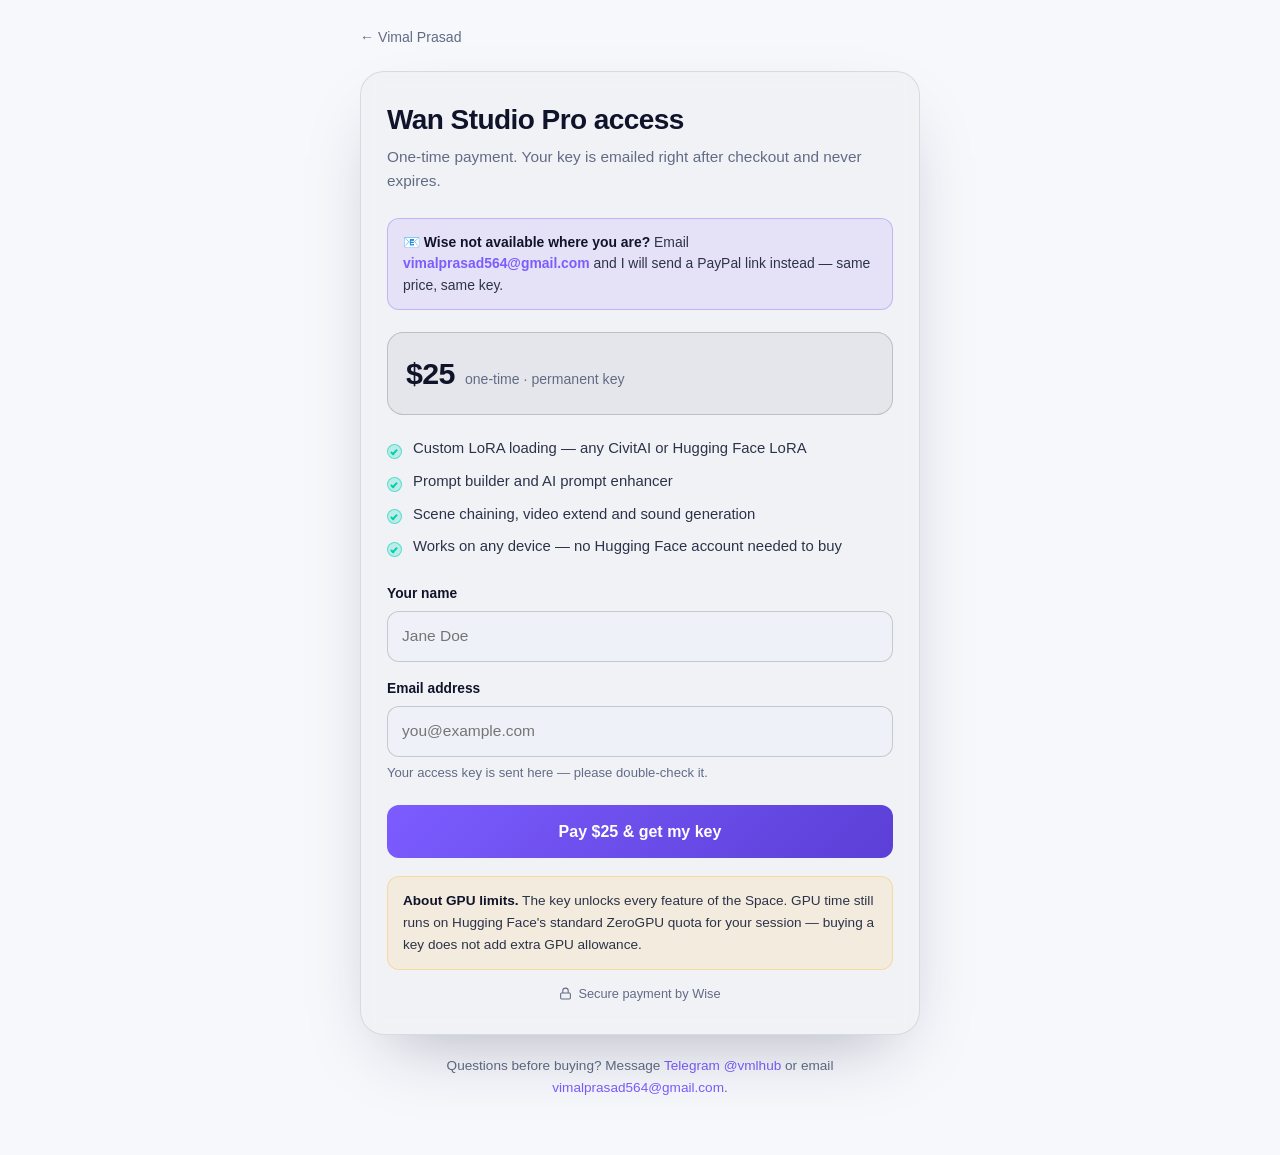
<file: wan-studio-pro/index.html>
<!DOCTYPE html>
<html lang="en" data-theme="dark">
<head>
<meta charset="UTF-8">
<meta name="viewport" content="width=device-width, initial-scale=1">
<title>Get access — Wan Studio Pro</title>
<meta name="description" content="Buy a permanent access key for Wan Studio Pro: AI image-to-video with custom LoRA, prompt builder and sound. One-time payment, key delivered by email.">
<meta name="robots" content="index, follow">
<link rel="canonical" href="https://vimalprasad37.github.io/wan-studio-pro/">

<meta property="og:type" content="website">
<meta property="og:title" content="Wan Studio Pro — access key">
<meta property="og:description" content="One-time payment. Permanent access key delivered to your email. No Hugging Face account needed to buy.">
<meta property="og:url" content="https://vimalprasad37.github.io/wan-studio-pro/">

<meta name="theme-color" content="#0b0f1a" media="(prefers-color-scheme: dark)">
<meta name="theme-color" content="#f7f8fc" media="(prefers-color-scheme: light)">
<link rel="icon" href="../assets/favicon.svg" type="image/svg+xml">

<!-- Theme is chosen before first paint, and shares the key the main site uses
     so arriving from the portfolio keeps the visitor's choice. -->
<script>(function(){try{var t=localStorage.getItem('theme');if(t!=='light'&&t!=='dark'){t=window.matchMedia('(prefers-color-scheme: light)').matches?'light':'dark';}document.documentElement.setAttribute('data-theme',t);}catch(e){}})();</script>

<!-- The original Space opts into PayPal; v2 keeps its existing purchase URL. -->
<script>
try {
  if (new URLSearchParams(window.location.search).get('checkout') === 'wan-studio-pro') {
    window.location.replace('https://vml12-erp.hf.space/wan-studio-pro/checkout');
  }
} catch (e) {}
</script>
<style>
/* Tokens copied from the site stylesheet rather than imported: this page must
   keep working exactly as-is if the main stylesheet is ever restructured. */
:root{
  --brand:#7c5cff; --brand-2:#00d1b2;
  --bg:#0b0f1a; --bg-alt:#0f1422;
  --surface:rgba(255,255,255,.035); --surface-2:rgba(255,255,255,.06);
  --border:rgba(255,255,255,.09); --border-2:rgba(255,255,255,.16);
  --text:#eef1f8; --muted:#99a2b8; --heading:#fff;
  --shadow-lg:0 30px 80px -30px rgba(0,0,0,.8);
  --radius:16px; --radius-lg:24px;
  --ok:#00d1b2; --warn:#ffb020; --err:#ff6b6b;
  --font:-apple-system,BlinkMacSystemFont,"Segoe UI",Roboto,"Helvetica Neue",Arial,"Noto Sans",sans-serif;
  --mono:ui-monospace,SFMono-Regular,Menlo,Consolas,"Liberation Mono",monospace;
}
:root[data-theme="light"]{
  --bg:#f7f8fc; --bg-alt:#eef1f8;
  --surface:rgba(12,16,28,.025); --surface-2:rgba(12,16,28,.05);
  --border:rgba(12,16,28,.10); --border-2:rgba(12,16,28,.18);
  --text:#2c3348; --muted:#616b85; --heading:#10142a;
  --shadow-lg:0 30px 70px -30px rgba(24,32,60,.35);
}
*,*::before,*::after{box-sizing:border-box;margin:0;padding:0}
html{-webkit-text-size-adjust:100%}
body{
  font-family:var(--font); background:var(--bg); color:var(--text);
  line-height:1.6; min-height:100vh; padding:24px 16px 56px;
  -webkit-font-smoothing:antialiased;
}
a{color:var(--brand);text-decoration:none}
a:hover{text-decoration:underline}

.wrap{max-width:560px;margin:0 auto}
.back{display:inline-flex;align-items:center;gap:6px;font-size:.88rem;
  color:var(--muted);margin-bottom:22px}
.back:hover{color:var(--text);text-decoration:none}

.card{
  background:var(--surface); border:1px solid var(--border);
  border-radius:var(--radius-lg); padding:30px 26px;
  box-shadow:var(--shadow-lg); backdrop-filter:blur(10px);
}
h1{font-size:clamp(1.4rem,4.4vw,1.75rem);color:var(--heading);
  line-height:1.25;margin-bottom:8px;letter-spacing:-.02em}
.sub{color:var(--muted);font-size:.96rem;margin-bottom:24px}

.price{
  display:flex;align-items:baseline;gap:10px;flex-wrap:wrap;
  padding:16px 18px;margin-bottom:22px;border-radius:var(--radius);
  background:var(--surface-2);border:1px solid var(--border-2);
}
.price b{font-size:1.9rem;color:var(--heading);letter-spacing:-.02em;
  font-variant-numeric:tabular-nums}
.price span{color:var(--muted);font-size:.88rem}

.feat{list-style:none;margin-bottom:24px;display:grid;gap:9px}
.feat li{position:relative;padding-left:26px;font-size:.93rem}
.feat li::before{
  content:"";position:absolute;left:0;top:.46em;width:15px;height:15px;
  border-radius:50%;background:color-mix(in srgb,var(--brand-2) 22%,transparent);
  border:1px solid color-mix(in srgb,var(--brand-2) 55%,transparent);
}
.feat li::after{
  content:"";position:absolute;left:4.6px;top:.72em;width:4px;height:7px;
  border-right:2px solid var(--brand-2);border-bottom:2px solid var(--brand-2);
  transform:rotate(42deg);
}

label{display:block;font-size:.86rem;font-weight:600;color:var(--heading);
  margin-bottom:6px}
.field{margin-bottom:16px}
input[type=text],input[type=email]{
  width:100%;padding:12px 14px;font:inherit;font-size:.97rem;
  color:var(--text);background:var(--bg-alt);
  border:1px solid var(--border-2);border-radius:12px;
  transition:border-color .2s,box-shadow .2s;
}
input:focus{outline:none;border-color:var(--brand);
  box-shadow:0 0 0 3px color-mix(in srgb,var(--brand) 22%,transparent)}
input[aria-invalid="true"]{border-color:var(--err)}
.err{display:none;color:var(--err);font-size:.82rem;margin-top:5px}
.err.show{display:block}
.hint{color:var(--muted);font-size:.82rem;margin-top:5px}

button{
  width:100%;padding:14px 20px;font:inherit;font-size:1rem;font-weight:700;
  color:#fff;background:linear-gradient(135deg,var(--brand),#5b3fd6);
  border:0;border-radius:12px;cursor:pointer;margin-top:6px;
  transition:transform .18s,box-shadow .18s,opacity .18s;
}
button:hover:not(:disabled){transform:translateY(-1px);
  box-shadow:0 12px 28px -12px var(--brand)}
button:disabled{opacity:.55;cursor:not-allowed;transform:none}
.pro-checkout-only{display:none}
.pro-checkout .pro-checkout-only{display:block}
.pro-checkout .legacy-checkout{display:none}
.paypal-choice{padding:18px;margin-bottom:24px;border:1px solid var(--border-2);
  border-radius:var(--radius);background:var(--surface-2)}
.paypal-choice h2{color:var(--heading);font-size:1.05rem;margin-bottom:8px}
.paypal-choice p{font-size:.88rem;color:var(--muted);margin-top:10px}
.paypal-link{display:block;margin-top:14px;padding:13px 18px;border-radius:10px;
  background:#ffc439;color:#172c50;text-align:center;font-weight:700}
.paypal-link:hover{background:#f2b72e;text-decoration:none}
.paypal-link:focus-visible{outline:3px solid var(--brand);outline-offset:3px}
.paypal-choice .delivery-link{display:inline-block;margin-top:12px;font-size:.88rem}
.wise-heading{font-size:1.05rem;color:var(--heading);margin-bottom:12px}

.note{
  margin-top:18px;padding:13px 15px;border-radius:12px;font-size:.85rem;
  background:color-mix(in srgb,var(--warn) 11%,transparent);
  border:1px solid color-mix(in srgb,var(--warn) 32%,transparent);
  color:var(--text);
}
.note b{color:var(--heading)}

.alt-pay{
  margin:0 0 22px;padding:13px 15px;border-radius:12px;
  background:color-mix(in srgb,var(--brand) 11%,transparent);
  border:1px solid color-mix(in srgb,var(--brand) 34%,transparent);
  font-size:.87rem;line-height:1.55;color:var(--text);
}
.alt-pay b{color:var(--heading)}
.alt-pay a{font-weight:700;word-break:break-word}
.foot{margin-top:20px;text-align:center;font-size:.85rem;color:var(--muted)}
.secure{display:flex;align-items:center;justify-content:center;gap:6px;
  margin-top:14px;font-size:.8rem;color:var(--muted)}

/* Result panel replaces the form once payment settles. */
.result{display:none}
.result.show{display:block}
.form-wrap.hide{display:none}
.big{font-size:2.6rem;line-height:1;margin-bottom:14px;text-align:center}
.result h2{font-size:1.28rem;color:var(--heading);margin-bottom:10px;
  text-align:center}
.result p{color:var(--muted);font-size:.94rem;margin-bottom:14px;
  text-align:center}
.keybox{
  margin:16px 0;padding:16px;border-radius:12px;text-align:center;
  background:color-mix(in srgb,var(--brand) 12%,transparent);
  border:1px solid color-mix(in srgb,var(--brand) 34%,transparent);
  font-family:var(--mono);font-size:1.18rem;font-weight:700;
  color:var(--heading);letter-spacing:1px;word-break:break-all;
}
.spin{
  display:inline-block;width:15px;height:15px;vertical-align:-2px;
  margin-right:8px;border:2px solid rgba(255,255,255,.35);
  border-top-color:#fff;border-radius:50%;animation:sp .7s linear infinite;
}
@keyframes sp{to{transform:rotate(360deg)}}
@media (prefers-reduced-motion:reduce){
  *{animation-duration:.01ms!important;transition-duration:.01ms!important}
}
@media (max-width:480px){
  body{padding:16px 12px 40px}
  .card{padding:24px 18px;border-radius:var(--radius)}
}
</style>
</head>
<body>
<div class="wrap">
  <a class="back" href="../">&larr; Vimal Prasad</a>

  <div class="card">
    <!-- ---------- form ---------- -->
    <div class="form-wrap" id="formWrap">
      <h1>Wan Studio Pro access</h1>
      <p class="sub legacy-checkout">One-time payment. Your key is emailed right after checkout
        and never expires.</p>
      <p class="sub pro-checkout-only">One-time payment. I verify your payment and
        email your permanent access key.</p>

      <p class="alt-pay legacy-checkout">
        <b>&#128231; Wise not available where you are?</b>
        Email <a href="mailto:vimalprasad564@gmail.com?subject=Wan%20Studio%20Pro%20access%20key">vimalprasad564@gmail.com</a>
        and I will send a PayPal link instead &mdash; same price, same key.
      </p>

      <div class="price">
        <b id="priceText">$25</b>
        <span>one-time &middot; permanent key</span>
      </div>

      <ul class="feat">
        <li>Custom LoRA loading &mdash; any CivitAI or Hugging Face LoRA</li>
        <li>Prompt builder and AI prompt enhancer</li>
        <li>Scene chaining, video extend and sound generation</li>
        <li>Works on any device &mdash; no Hugging Face account needed to buy</li>
      </ul>

      <section class="paypal-choice pro-checkout-only" aria-labelledby="paypalTitle">
        <h2 id="paypalTitle">Pay with PayPal</h2>
        <p>Pay securely on PayPal, then email your transaction ID and the email
          address where you want your key. I will check the payment and send
          your key personally.</p>
        <a class="paypal-link" id="paypalLink"
           href="https://www.paypal.com/ncp/payment/CZFPFTUK7AEYQ"
           target="_blank" rel="noopener noreferrer">Continue to PayPal &rarr;</a>
        <p>For customers outside India. Check the item, amount and currency on
          PayPal before confirming payment.</p>
        <a class="delivery-link"
           href="mailto:vimalprasad564@gmail.com?subject=Wan%20Studio%20Pro%20-%20PayPal%20access%20key&amp;body=PayPal%20transaction%20ID%3A%20%0APayment%20email%3A%20%0ASend%20my%20key%20to%3A%20">After paying: email your transaction details &rarr;</a>
        <p>Key delivery follows manual payment verification.</p>
      </section>

      <h2 class="wise-heading pro-checkout-only">Or pay with Wise</h2>
      <form id="payForm" novalidate>
        <div class="field">
          <label for="name">Your name</label>
          <input type="text" id="name" name="name" autocomplete="name"
                 placeholder="Jane Doe" required>
          <div class="err" id="nameErr">Please enter your name.</div>
        </div>

        <div class="field">
          <label for="email">Email address</label>
          <input type="email" id="email" name="email" autocomplete="email"
                 inputmode="email" placeholder="you@example.com" required>
          <div class="err" id="emailErr">Please enter a valid email address.</div>
          <div class="hint">Your access key is sent here &mdash; please
            double-check it.</div>
        </div>

        <button type="submit" id="payBtn">Pay <span id="btnPrice">$25</span>
          &amp; get my key</button>
        <div class="err" id="formErr" style="text-align:center;margin-top:10px"></div>
      </form>

      <div class="note">
        <b>About GPU limits.</b> The key unlocks every feature of the Space.
        GPU time still runs on Hugging Face's standard ZeroGPU quota for your
        session &mdash; buying a key does not add extra GPU allowance.
      </div>

      <div class="secure">
        <svg width="13" height="13" viewBox="0 0 24 24" fill="none"
             stroke="currentColor" stroke-width="2" aria-hidden="true">
          <rect x="3" y="11" width="18" height="11" rx="2"/>
          <path d="M7 11V7a5 5 0 0 1 10 0v4"/>
        </svg>
        <span class="legacy-checkout">Secure payment by Wise</span>
        <span class="pro-checkout-only">Secure payment by Wise or PayPal</span>
      </div>
    </div>

    <!-- ---------- result ---------- -->
    <div class="result" id="result">
      <div class="big" id="resultIcon">&#127881;</div>
      <h2 id="resultTitle">Payment successful</h2>
      <p id="resultMsg">Your access key has been emailed to you.</p>
      <div class="keybox" id="keyBox" style="display:none"></div>
      <p id="resultHint">Can't find it? Check your spam folder, then message
        Telegram <a href="https://t.me/vmlhub" target="_blank"
        rel="noopener noreferrer">@vmlhub</a> or email
        <a href="mailto:vimalprasad564@gmail.com?subject=Wan%20Studio%20Pro%20access%20key">vimalprasad564@gmail.com</a>.</p>
      <p style="margin-top:18px">
        <a href="https://vml12-wan-studio-pro.hf.space" target="_blank"
           rel="noopener noreferrer"><b>Open Wan Studio Pro &rarr;</b></a>
      </p>
    </div>
  </div>

  <p class="foot">
    Questions before buying? Message
    <a href="https://t.me/vmlhub" target="_blank" rel="noopener noreferrer">Telegram @vmlhub</a>
    or email <a href="mailto:vimalprasad564@gmail.com?subject=Wan%20Studio%20Pro%20enquiry">vimalprasad564@gmail.com</a>.
  </p>
</div>


<script>
/* ------------------------------------------------------------------ *
 * Existing Wise service. The PayPal link above works independently.
 * ------------------------------------------------------------------ */
var BACKEND = "https://wan-pro-backend.onrender.com";

var form      = document.getElementById('payForm');
var nameEl    = document.getElementById('name');
var emailEl   = document.getElementById('email');
var btn       = document.getElementById('payBtn');
var formErr   = document.getElementById('formErr');
var formWrap  = document.getElementById('formWrap');
var result    = document.getElementById('result');
var proCheckout = document.documentElement.classList.contains('pro-checkout');

/* Deliberately permissive: the address is validated for real by whether the
   key email arrives. Rejecting valid-but-unusual addresses here would cost a
   sale for nothing. */
function validEmail(v){ return /^[^\s@]+@[^\s@]+\.[^\s@]+$/.test(v); }

function setErr(el, errEl, show){
  el.setAttribute('aria-invalid', show ? 'true' : 'false');
  errEl.classList.toggle('show', show);
}

/* Price comes from the backend so it is changed in one place (an env var)
   rather than edited into this page. */
fetch(BACKEND + '/config')
  .then(function(r){ return r.json(); })
  .then(function(c){
    if (c && c.display){
      // The PayPal hosted link has its own price. Wise still uses /config.
      if (!proCheckout) document.getElementById('priceText').textContent = c.display;
      document.getElementById('btnPrice').textContent  = c.display;
    }
  })
  .catch(function(){ /* keep the built-in price text */ });

function showResult(icon, title, msg, hint, key){
  document.getElementById('resultIcon').innerHTML  = icon;
  document.getElementById('resultTitle').textContent = title;
  document.getElementById('resultMsg').innerHTML   = msg;
  document.getElementById('resultHint').innerHTML  = hint || '';
  if (key){
    var kb = document.getElementById('keyBox');
    kb.textContent = key; kb.style.display = 'block';
  }
  formWrap.classList.add('hide');
  result.classList.add('show');
  window.scrollTo(0, 0);
}

function busy(on, label){
  btn.disabled = on;
  btn.innerHTML = on
    ? '<span class="spin"></span>' + (label || 'Working…')
    : 'Pay <span id="btnPrice">' + (document.getElementById('priceText')||{}).textContent + '</span> &amp; get my key';
}

form.addEventListener('submit', function(e){
  e.preventDefault();
  formErr.classList.remove('show');

  var name  = nameEl.value.trim();
  var email = emailEl.value.trim();
  var bad = false;
  setErr(nameEl,  document.getElementById('nameErr'),  !name);
  setErr(emailEl, document.getElementById('emailErr'), !validEmail(email));
  if (!name || !validEmail(email)) { bad = true; }
  if (bad) return;

  busy(true, 'Starting checkout…');

  fetch(BACKEND + '/create-order', {
    method: 'POST',
    headers: {'Content-Type': 'application/json'},
    body: JSON.stringify({name: name, email: email})
  })
  .then(function(r){
    return r.json().then(function(d){
      if (!r.ok) throw new Error(d.error || ('HTTP ' + r.status));
      return d;
    });
  })
  .then(function(order){
    busy(false);
    showResult('&#128181;', 'Complete your payment',
      '<div style="text-align: left; margin-top: 20px;">' +
      '<div style="margin-bottom: 24px; padding: 16px; background: var(--surface-2); border-radius: 12px;">' +
      '<b style="color: var(--heading)">Step 1</b><br>' +
      '<a href="' + order.pay_url + '" target="_blank" rel="noopener noreferrer" style="display:inline-block; padding: 10px 16px; background: var(--brand); color: #fff; border-radius: 8px; margin-top: 8px; font-weight: 600; text-decoration: none;">Pay ' + order.display + ' here &rarr;</a>' +
      '</div>' +
      '<div style="margin-bottom: 24px; padding: 16px; background: var(--surface-2); border-radius: 12px;">' +
      '<b style="color: var(--heading)">Step 2</b><br>' +
      'Use this reference: <br>' +
      '<div style="display:flex; justify-content:space-between; align-items:center; margin-top: 10px; padding: 12px; border-radius: 8px; background: rgba(0,0,0,0.2); font-family: var(--mono); font-size: 1.3rem; font-weight: 700; color: var(--heading);">' +
      '<span id="refCode">' + order.code + '</span>' +
      '<button type="button" onclick="navigator.clipboard.writeText(\'' + order.code + '\'); this.textContent=\'Copied!\'; setTimeout(()=>{this.textContent=\'Copy\'},2000)" style="width:auto; margin:0; padding: 6px 12px; font-size: 0.9rem; background: var(--surface); border: 1px solid var(--border); box-shadow: none; cursor: pointer;">Copy</button>' +
      '</div>' +
      '</div>' +
      '<div style="padding: 16px;">' +
      '<b style="color: var(--heading)">Step 3</b><br>' +
      (proCheckout
        ? 'After paying, email your Wise reference and preferred delivery email to ' +
          '<a href="mailto:vimalprasad564@gmail.com?subject=Wan%20Studio%20Pro%20-%20Wise%20access%20key">vimalprasad564@gmail.com</a>. ' +
          'I will verify your payment and email your access key.'
        : 'Your key arrives by email, usually within minutes.') +
      '</div>' +
      '</div>',
      '');
  })
  .catch(function(err){
    busy(false);
    formErr.innerHTML = 'Could not start checkout (' +
      String(err.message).replace(/[<>&]/g,'') + '). Please try again, or message ' +
      '<a href="https://t.me/vmlhub" target="_blank" rel="noopener noreferrer">Telegram @vmlhub</a>.';
    formErr.classList.add('show');
  });
});
</script>
</body>
</html>
</file>
<file: css/style.css>
/* =========================================================
   Vimal Prasad — Freelance Odoo Developer
   Plain CSS. No frameworks, no build step.
   Animations use only transform/opacity/filter so they stay
   on the compositor and never trigger layout.
   ========================================================= */

/* ---------- Design tokens ---------- */
:root{
  --brand:#7c5cff;
  --brand-2:#00d1b2;
  --brand-3:#ff6b9d;

  --bg:#0b0f1a;
  --bg-alt:#0f1422;
  --surface:rgba(255,255,255,.035);
  --surface-2:rgba(255,255,255,.06);
  --border:rgba(255,255,255,.09);
  --border-2:rgba(255,255,255,.16);

  --text:#eef1f8;
  --muted:#99a2b8;
  --heading:#ffffff;

  --shadow:0 18px 50px -20px rgba(0,0,0,.65);
  --shadow-lg:0 30px 80px -30px rgba(0,0,0,.8);

  --radius:16px;
  --radius-lg:24px;
  --maxw:1180px;

  --ease:cubic-bezier(.22,1,.36,1);
  --t:.35s var(--ease);

  --font:-apple-system,BlinkMacSystemFont,"Segoe UI",Roboto,"Helvetica Neue",Arial,"Noto Sans",sans-serif;
  --mono:ui-monospace,SFMono-Regular,Menlo,Consolas,"Liberation Mono",monospace;
}

:root[data-theme="light"]{
  --bg:#f7f8fc;
  --bg-alt:#eef1f8;
  --surface:rgba(12,16,28,.025);
  --surface-2:rgba(12,16,28,.05);
  --border:rgba(12,16,28,.10);
  --border-2:rgba(12,16,28,.18);

  --text:#2c3348;
  --muted:#616b85;
  --heading:#10142a;

  --shadow:0 18px 45px -22px rgba(24,32,60,.28);
  --shadow-lg:0 30px 70px -30px rgba(24,32,60,.35);
}

/* ---------- Reset ---------- */
*,*::before,*::after{box-sizing:border-box;margin:0;padding:0}
html{scroll-behavior:smooth;-webkit-text-size-adjust:100%}
body{
  font-family:var(--font);
  background:var(--bg);
  color:var(--text);
  line-height:1.65;
  font-size:16px;
  overflow-x:hidden;
  -webkit-font-smoothing:antialiased;
  transition:background-color .4s var(--ease),color .4s var(--ease);
}
img,svg{max-width:100%;display:block}
a{color:inherit;text-decoration:none}
ul,ol{list-style:none}
button{font:inherit;color:inherit;background:none;border:none;cursor:pointer}
h1,h2,h3{color:var(--heading);line-height:1.15;letter-spacing:-.02em;font-weight:700}
::selection{background:var(--brand);color:#fff}

/* Icon stroke defaults — every inline SVG in this page is a stroke icon */
svg{fill:none;stroke:currentColor;stroke-width:1.7;stroke-linecap:round;stroke-linejoin:round}

.skip-link{
  position:absolute;left:-9999px;top:0;z-index:999;
  background:var(--brand);color:#fff;padding:.7rem 1.2rem;border-radius:0 0 8px 0;
}
.skip-link:focus{left:0}

:focus-visible{outline:2px solid var(--brand);outline-offset:3px;border-radius:6px}

.wrap{width:100%;max-width:var(--maxw);margin-inline:auto;padding-inline:20px}
.wrap--narrow{max-width:800px}

/* ---------- Gradient text ---------- */
.grad{
  background:linear-gradient(110deg,var(--brand) 0%,var(--brand-3) 45%,var(--brand-2) 100%);
  background-size:220% auto;
  -webkit-background-clip:text;background-clip:text;
  -webkit-text-fill-color:transparent;color:transparent;
  animation:shift 9s linear infinite;
}
@keyframes shift{to{background-position:220% center}}

/* ---------- Buttons ---------- */
.btn{
  position:relative;display:inline-flex;align-items:center;justify-content:center;gap:.5rem;
  padding:.8rem 1.6rem;border-radius:999px;font-weight:600;font-size:.95rem;
  border:1px solid transparent;cursor:pointer;white-space:nowrap;
  transition:transform var(--t),box-shadow var(--t),background-color var(--t),border-color var(--t),color var(--t);
  will-change:transform;
}
.btn--sm{padding:.5rem 1.05rem;font-size:.85rem}
.btn--lg{padding:.95rem 2rem;font-size:1rem}
.btn--full{width:100%;margin-top:1.4rem}

.btn--primary{
  background:linear-gradient(120deg,var(--brand),var(--brand-3));
  background-size:200% auto;color:#fff;
  box-shadow:0 10px 30px -12px rgba(124,92,255,.75);
}
.btn--primary:hover{background-position:right center;transform:translateY(-2px);box-shadow:0 16px 38px -12px rgba(124,92,255,.9)}
.btn--primary:active{transform:translateY(0)}

.btn--ghost{background:var(--surface);border-color:var(--border-2);color:var(--heading);backdrop-filter:blur(8px)}
.btn--ghost:hover{background:var(--surface-2);border-color:var(--brand);transform:translateY(-2px)}

.icon-btn{
  width:40px;height:40px;display:grid;place-items:center;border-radius:12px;
  border:1px solid var(--border);background:var(--surface);color:var(--text);
  transition:background-color var(--t),border-color var(--t),transform var(--t);
}
.icon-btn:hover{background:var(--surface-2);border-color:var(--border-2);transform:translateY(-1px)}
.icon-btn svg{width:19px;height:19px}

/* ---------- Nav ---------- */
.nav{
  position:fixed;inset:0 0 auto 0;z-index:100;
  transition:background-color var(--t),border-color var(--t),backdrop-filter var(--t);
  border-bottom:1px solid transparent;
}
.nav.is-stuck{
  background:color-mix(in srgb,var(--bg) 82%,transparent);
  backdrop-filter:blur(16px) saturate(160%);
  -webkit-backdrop-filter:blur(16px) saturate(160%);
  border-bottom-color:var(--border);
}
.nav__inner{display:flex;align-items:center;justify-content:space-between;gap:1rem;height:68px}

.logo{display:flex;align-items:center;gap:.65rem;font-weight:700;color:var(--heading);letter-spacing:-.01em}
.logo__mark{
  width:36px;height:36px;flex:none;display:grid;place-items:center;border-radius:11px;
  background:linear-gradient(135deg,var(--brand),var(--brand-3));
  color:#fff;font-size:.8rem;font-weight:800;letter-spacing:.02em;
  box-shadow:0 8px 20px -8px rgba(124,92,255,.8);
}
.logo__text{font-size:1.02rem}

.nav__links{display:flex;align-items:center;gap:.35rem}
.nav__links > a{
  position:relative;padding:.5rem .8rem;font-size:.9rem;font-weight:500;color:var(--muted);
  border-radius:9px;transition:color var(--t),background-color var(--t);
}
.nav__links > a:not(.btn)::after{
  content:"";position:absolute;left:.8rem;right:.8rem;bottom:.28rem;height:2px;border-radius:2px;
  background:linear-gradient(90deg,var(--brand),var(--brand-3));
  transform:scaleX(0);transform-origin:left;transition:transform var(--t);
}
.nav__links > a:not(.btn):hover{color:var(--heading)}
.nav__links > a:not(.btn):hover::after,
.nav__links > a.is-current::after{transform:scaleX(1)}
.nav__links > a.is-current{color:var(--heading)}
.nav__cta{margin-left:.5rem;color:#fff!important}

.nav__tools{display:flex;align-items:center;gap:.5rem}
.burger{display:none;flex-direction:column;gap:4px;padding:0}
.burger span{width:17px;height:2px;background:currentColor;border-radius:2px;transition:transform var(--t),opacity var(--t)}
.burger.is-open span:nth-child(1){transform:translateY(6px) rotate(45deg)}
.burger.is-open span:nth-child(2){opacity:0}
.burger.is-open span:nth-child(3){transform:translateY(-6px) rotate(-45deg)}

.nav__progress{
  height:2px;width:100%;transform-origin:left;transform:scaleX(0);
  background:linear-gradient(90deg,var(--brand),var(--brand-3),var(--brand-2));
}

/* Theme icon swap */
.icon-sun{display:none}
.icon-moon{display:block}
:root[data-theme="light"] .icon-sun{display:block}
:root[data-theme="light"] .icon-moon{display:none}

/* ---------- Hero ---------- */
.hero{position:relative;min-height:100svh;display:flex;align-items:center;padding:120px 0 80px;overflow:hidden}
.hero__bg{position:absolute;inset:0;z-index:0;pointer-events:none}

/* Blurred colour orbs. Pure CSS, composited, no JS loop. */
.orb{
  position:absolute;border-radius:50%;filter:blur(90px);opacity:.5;
  will-change:transform;
}
.orb--1{width:min(46vw,540px);aspect-ratio:1;background:var(--brand);top:-12%;left:-8%;animation:drift1 22s ease-in-out infinite}
.orb--2{width:min(40vw,460px);aspect-ratio:1;background:var(--brand-2);bottom:-16%;right:-6%;animation:drift2 26s ease-in-out infinite}
.orb--3{width:min(32vw,380px);aspect-ratio:1;background:var(--brand-3);top:35%;right:22%;opacity:.32;animation:drift3 30s ease-in-out infinite}
:root[data-theme="light"] .orb{opacity:.28;filter:blur(100px)}
:root[data-theme="light"] .orb--3{opacity:.2}

@keyframes drift1{0%,100%{transform:translate3d(0,0,0) scale(1)}50%{transform:translate3d(9%,7%,0) scale(1.12)}}
@keyframes drift2{0%,100%{transform:translate3d(0,0,0) scale(1)}50%{transform:translate3d(-8%,-9%,0) scale(1.08)}}
@keyframes drift3{0%,100%{transform:translate3d(0,0,0) scale(1)}50%{transform:translate3d(6%,-11%,0) scale(.9)}}

.grid-overlay{
  position:absolute;inset:0;
  background-image:linear-gradient(var(--border) 1px,transparent 1px),linear-gradient(90deg,var(--border) 1px,transparent 1px);
  background-size:62px 62px;
  mask-image:radial-gradient(ellipse 75% 60% at 50% 42%,#000 20%,transparent 78%);
  -webkit-mask-image:radial-gradient(ellipse 75% 60% at 50% 42%,#000 20%,transparent 78%);
  opacity:.6;
}

.hero__inner{position:relative;z-index:1;text-align:center;display:flex;flex-direction:column;align-items:center}

.badge{
  display:inline-flex;align-items:center;gap:.55rem;
  padding:.42rem 1rem;border-radius:999px;font-size:.84rem;font-weight:500;
  background:var(--surface);border:1px solid var(--border-2);color:var(--text);
  backdrop-filter:blur(8px);margin-bottom:1.8rem;
}
.dot{width:7px;height:7px;border-radius:50%;background:var(--brand-2);box-shadow:0 0 0 0 var(--brand-2);animation:pulse 2.4s ease-out infinite}
@keyframes pulse{
  0%{box-shadow:0 0 0 0 color-mix(in srgb,var(--brand-2) 70%,transparent)}
  70%{box-shadow:0 0 0 9px transparent}
  100%{box-shadow:0 0 0 0 transparent}
}

.hero__title{font-size:clamp(2.2rem,6.2vw,4.3rem);margin-bottom:1.3rem;max-width:16ch}
.hero__sub{font-size:clamp(1rem,2vw,1.14rem);color:var(--muted);max-width:60ch;margin-bottom:2.3rem}
.hero__cta{display:flex;flex-wrap:wrap;gap:.9rem;justify-content:center;margin-bottom:3.6rem}

.hero__stats{
  display:grid;grid-template-columns:repeat(4,1fr);gap:1rem;width:100%;max-width:760px;
  padding:1.5rem;border-radius:var(--radius-lg);
  background:var(--surface);border:1px solid var(--border);backdrop-filter:blur(10px);
}
.hero__stats--trio{grid-template-columns:repeat(3,1fr);max-width:620px}
.hero__stats li{display:flex;flex-direction:column;align-items:center;gap:.15rem}
.hero__stats strong{
  font-size:clamp(1.5rem,3.4vw,2.1rem);font-weight:800;letter-spacing:-.03em;
  background:linear-gradient(120deg,var(--brand),var(--brand-3));
  -webkit-background-clip:text;background-clip:text;-webkit-text-fill-color:transparent;color:transparent;
  font-variant-numeric:tabular-nums;
}
.hero__stats span{font-size:.78rem;color:var(--muted);text-align:center;line-height:1.35}

.scroll-hint{
  position:absolute;bottom:26px;left:50%;transform:translateX(-50%);z-index:1;
  width:24px;height:38px;border:2px solid var(--border-2);border-radius:14px;display:grid;place-items:start center;padding-top:7px;
}
.scroll-hint span{width:3px;height:7px;border-radius:2px;background:var(--muted);animation:wheel 1.8s ease-in-out infinite}
@keyframes wheel{0%{opacity:0;transform:translateY(0)}35%{opacity:1}100%{opacity:0;transform:translateY(11px)}}

/* ---------- Marquee ---------- */
.marquee{
  overflow:hidden;border-block:1px solid var(--border);
  background:var(--bg-alt);padding:.85rem 0;
  mask-image:linear-gradient(90deg,transparent,#000 8%,#000 92%,transparent);
  -webkit-mask-image:linear-gradient(90deg,transparent,#000 8%,#000 92%,transparent);
}
.marquee__track{display:flex;align-items:center;gap:1.6rem;width:max-content;animation:scroll-x 38s linear infinite;will-change:transform}
.marquee__track span{font-size:.88rem;font-weight:600;color:var(--muted);white-space:nowrap;letter-spacing:.01em}
.marquee__track i{color:var(--brand);font-style:normal;font-size:.55rem}
.marquee:hover .marquee__track{animation-play-state:paused}
@keyframes scroll-x{to{transform:translate3d(-50%,0,0)}}

/* ---------- Sections ---------- */
.section{padding:clamp(72px,10vw,120px) 0;position:relative}
.section--alt{background:var(--bg-alt)}

.sec-head{text-align:center;max-width:680px;margin:0 auto clamp(2.6rem,5vw,4rem)}
.eyebrow{
  display:inline-block;font-size:.76rem;font-weight:700;letter-spacing:.14em;text-transform:uppercase;
  color:var(--brand);margin-bottom:.85rem;
}
.sec-head h2{font-size:clamp(1.8rem,4.2vw,2.8rem);margin-bottom:.9rem}
.sec-sub{color:var(--muted);font-size:1.02rem}

/* ---------- Service cards ---------- */
.cards{display:grid;grid-template-columns:repeat(auto-fit,minmax(300px,1fr));gap:1.3rem}

.card{
  position:relative;padding:1.8rem;border-radius:var(--radius-lg);
  background:var(--surface);border:1px solid var(--border);
  transition:transform var(--t),border-color var(--t),box-shadow var(--t),background-color var(--t);
  overflow:hidden;isolation:isolate;
}
/* Cursor-following glow — driven by two CSS vars set in JS (no layout reads) */
.card::before{
  content:"";position:absolute;inset:-1px;z-index:-1;border-radius:inherit;opacity:0;
  background:radial-gradient(360px circle at var(--mx,50%) var(--my,50%),color-mix(in srgb,var(--brand) 22%,transparent),transparent 62%);
  transition:opacity var(--t);
}
.card:hover{transform:translateY(-5px);border-color:var(--border-2);box-shadow:var(--shadow-lg);background:var(--surface-2)}
.card:hover::before{opacity:1}

.card__icon{
  width:50px;height:50px;border-radius:14px;display:grid;place-items:center;margin-bottom:1.15rem;
  background:linear-gradient(135deg,color-mix(in srgb,var(--brand) 22%,transparent),color-mix(in srgb,var(--brand-3) 16%,transparent));
  border:1px solid var(--border-2);color:var(--brand);
  transition:transform var(--t),color var(--t);
}
.card:hover .card__icon{transform:scale(1.08) rotate(-4deg);color:var(--brand-3)}
.card__icon svg{width:24px;height:24px;stroke-width:1.6}

.card h3{font-size:1.14rem;margin-bottom:.6rem}
.card > p{color:var(--muted);font-size:.93rem;margin-bottom:1rem}

.card__list{display:flex;flex-direction:column;gap:.4rem;padding-top:.9rem;border-top:1px solid var(--border)}
.card__list li{position:relative;padding-left:1.25rem;font-size:.86rem;color:var(--muted)}
.card__list li::before{
  content:"";position:absolute;left:0;top:.52em;width:6px;height:6px;border-radius:50%;
  background:linear-gradient(135deg,var(--brand),var(--brand-2));
}

/* ---------- Expertise ---------- */
.expertise{display:grid;grid-template-columns:repeat(auto-fit,minmax(320px,1fr));gap:2.4rem;margin-bottom:3.4rem}
.mini-head{font-size:1.05rem;margin-bottom:1.1rem;color:var(--heading)}

.chips{display:flex;flex-wrap:wrap;gap:.55rem}
.chips li{
  padding:.46rem 1rem;border-radius:999px;font-size:.855rem;font-weight:500;
  background:var(--surface);border:1px solid var(--border);color:var(--muted);
  transition:transform var(--t),color var(--t),border-color var(--t),background-color var(--t);
  cursor:default;
}
.chips li:hover{transform:translateY(-2px);color:var(--heading);border-color:var(--brand);background:color-mix(in srgb,var(--brand) 12%,transparent)}
.chips--alt li:hover{border-color:var(--brand-2);background:color-mix(in srgb,var(--brand-2) 12%,transparent)}

.skillbars{display:grid;grid-template-columns:repeat(auto-fit,minmax(290px,1fr));gap:1.3rem 2.4rem}
.skill__top{display:flex;justify-content:space-between;align-items:baseline;margin-bottom:.45rem}
.skill__top span{font-size:.9rem;font-weight:500;color:var(--text)}
.skill__top em{font-size:.8rem;font-style:normal;color:var(--muted);font-variant-numeric:tabular-nums}
.bar{height:6px;border-radius:999px;background:var(--surface-2);overflow:hidden}
.bar i{
  display:block;height:100%;width:0;border-radius:999px;
  background:linear-gradient(90deg,var(--brand),var(--brand-3),var(--brand-2));
  transition:width 1.3s var(--ease);
}

/* ---------- Timeline ---------- */
.timeline{position:relative;max-width:880px;margin-inline:auto;padding-left:46px}
.timeline::before{
  content:"";position:absolute;left:17px;top:6px;bottom:6px;width:2px;border-radius:2px;
  background:linear-gradient(180deg,var(--brand),var(--brand-3),var(--brand-2));opacity:.35;
}
.timeline li{position:relative;padding-bottom:2.3rem}
.timeline li:last-child{padding-bottom:0}
.tl__num{
  position:absolute;left:-46px;top:0;width:36px;height:36px;border-radius:50%;
  display:grid;place-items:center;font-size:.76rem;font-weight:800;
  background:var(--bg);border:2px solid var(--border-2);color:var(--brand);
  transition:border-color var(--t),transform var(--t),color var(--t);
}
.section--alt .tl__num{background:var(--bg-alt)}
.timeline li:hover .tl__num{border-color:var(--brand);transform:scale(1.1);color:var(--brand-3)}
.timeline h3{font-size:1.1rem;margin-bottom:.35rem}
.timeline p{color:var(--muted);font-size:.93rem}

/* ---------- Work ---------- */
.filters{display:flex;flex-wrap:wrap;gap:.5rem;justify-content:center;margin-bottom:2.2rem}
.filter{
  padding:.48rem 1.2rem;border-radius:999px;font-size:.87rem;font-weight:600;
  border:1px solid var(--border);background:var(--surface);color:var(--muted);
  transition:color var(--t),border-color var(--t),background-color var(--t),transform var(--t);
}
.filter:hover{color:var(--heading);border-color:var(--border-2);transform:translateY(-1px)}
.filter.is-active{
  color:#fff;border-color:transparent;
  background:linear-gradient(120deg,var(--brand),var(--brand-3));
  box-shadow:0 8px 22px -10px rgba(124,92,255,.8);
}

.work-grid{display:grid;grid-template-columns:repeat(auto-fit,minmax(320px,1fr));gap:1.3rem}
.work{
  padding:1.7rem;border-radius:var(--radius-lg);
  background:var(--surface);border:1px solid var(--border);
  transition:transform var(--t),border-color var(--t),box-shadow var(--t),opacity .3s var(--ease);
}
.work:hover{transform:translateY(-5px);border-color:var(--border-2);box-shadow:var(--shadow-lg)}
.work.is-hidden{display:none}

.work__top{display:flex;justify-content:space-between;align-items:center;margin-bottom:.9rem;gap:1rem}
.tag{
  font-size:.72rem;font-weight:700;letter-spacing:.06em;text-transform:uppercase;
  padding:.28rem .7rem;border-radius:999px;
  background:color-mix(in srgb,var(--brand) 16%,transparent);
  color:var(--brand);border:1px solid color-mix(in srgb,var(--brand) 32%,transparent);
}
:root[data-theme="light"] .tag{color:#5b3fd6}
.work__year{font-size:.8rem;color:var(--muted);font-variant-numeric:tabular-nums}
.work h3{font-size:1.12rem;margin-bottom:.55rem}
.work > p{color:var(--muted);font-size:.91rem;margin-bottom:1rem}

.work__stack{display:flex;flex-wrap:wrap;gap:.4rem;margin-bottom:.9rem}
.work__stack li{
  font-size:.76rem;padding:.24rem .65rem;border-radius:7px;
  background:var(--surface-2);border:1px solid var(--border);color:var(--muted);font-family:var(--mono);
}
.work__result{
  font-size:.87rem;font-weight:600;color:var(--brand-2);
  padding-top:.85rem;border-top:1px solid var(--border);
}
:root[data-theme="light"] .work__result{color:#0a8f7c}
.work-note{text-align:center;margin-top:2.4rem;color:var(--muted);font-size:.93rem}
.work-note a{color:var(--brand);font-weight:600;border-bottom:1px solid color-mix(in srgb,var(--brand) 45%,transparent)}

/* ---------- Plans ---------- */
.plans{display:grid;grid-template-columns:repeat(auto-fit,minmax(290px,1fr));gap:1.3rem;align-items:start}
.plan{
  position:relative;padding:2rem 1.8rem;border-radius:var(--radius-lg);
  background:var(--surface);border:1px solid var(--border);
  transition:transform var(--t),border-color var(--t),box-shadow var(--t);
}
.plan:hover{transform:translateY(-5px);border-color:var(--border-2);box-shadow:var(--shadow-lg)}
.plan--featured{
  border-color:color-mix(in srgb,var(--brand) 48%,transparent);
  background:linear-gradient(165deg,color-mix(in srgb,var(--brand) 11%,transparent),var(--surface) 60%);
  box-shadow:var(--shadow);
}
.plan__badge{
  position:absolute;top:-11px;left:50%;transform:translateX(-50%);
  padding:.28rem .95rem;border-radius:999px;font-size:.7rem;font-weight:800;
  letter-spacing:.07em;text-transform:uppercase;color:#fff;white-space:nowrap;
  background:linear-gradient(120deg,var(--brand),var(--brand-3));
  box-shadow:0 8px 20px -8px rgba(124,92,255,.85);
}
.plan h3{font-size:1.2rem;margin-bottom:.5rem}
.plan__price{font-size:1.9rem;font-weight:800;color:var(--heading);letter-spacing:-.03em;margin-bottom:.7rem;line-height:1.2}
.plan__price span{display:block;font-size:.82rem;font-weight:500;color:var(--muted);letter-spacing:0}
.plan__desc{color:var(--muted);font-size:.9rem;margin-bottom:1.3rem;padding-bottom:1.3rem;border-bottom:1px solid var(--border)}
.plan ul{display:flex;flex-direction:column;gap:.62rem}
.plan ul li{position:relative;padding-left:1.6rem;font-size:.89rem;color:var(--muted)}
.plan ul li::before{
  content:"";position:absolute;left:0;top:.28em;width:15px;height:15px;border-radius:50%;
  background:color-mix(in srgb,var(--brand-2) 22%,transparent);
  border:1px solid color-mix(in srgb,var(--brand-2) 45%,transparent);
}
.plan ul li::after{
  content:"";position:absolute;left:4.5px;top:.6em;width:5px;height:2.5px;
  border-left:2px solid var(--brand-2);border-bottom:2px solid var(--brand-2);
  transform:rotate(-45deg);border-radius:1px;
}

/* ---------- Testimonials ---------- */
.quotes{position:relative;max-width:760px;margin-inline:auto;min-height:230px}
.quote{
  position:absolute;inset:0;
  padding:2.2rem;border-radius:var(--radius-lg);
  background:var(--surface);border:1px solid var(--border);
  opacity:0;transform:translateY(14px);pointer-events:none;
  transition:opacity .5s var(--ease),transform .5s var(--ease);
  display:flex;flex-direction:column;justify-content:center;
}
.quote.is-active{opacity:1;transform:translateY(0);pointer-events:auto;position:relative}
.quote p{font-size:clamp(1rem,2.1vw,1.16rem);color:var(--text);font-style:italic;margin-bottom:1.4rem;line-height:1.6}
.quote footer{display:flex;flex-direction:column;gap:.1rem}
.quote footer strong{color:var(--heading);font-size:.93rem}
.quote footer span{color:var(--muted);font-size:.82rem}

.quotes__nav{display:flex;gap:.5rem;justify-content:center;margin-top:1.6rem}
.qdot{
  width:9px;height:9px;border-radius:50%;background:var(--border-2);padding:0;
  transition:background-color var(--t),transform var(--t),width var(--t);
}
.qdot.is-active{background:linear-gradient(120deg,var(--brand),var(--brand-3));width:26px;border-radius:5px}

.disclaimer{text-align:center;margin-top:2rem;font-size:.82rem;color:var(--muted);opacity:.8}

/* ---------- FAQ ---------- */
.faq{display:flex;flex-direction:column;gap:.75rem}
.faq details{
  border-radius:var(--radius);border:1px solid var(--border);background:var(--surface);
  transition:border-color var(--t),background-color var(--t);overflow:hidden;
}
.faq details[open]{border-color:color-mix(in srgb,var(--brand) 40%,transparent);background:var(--surface-2)}
.faq summary{
  cursor:pointer;list-style:none;padding:1.1rem 3.2rem 1.1rem 1.3rem;
  font-weight:600;font-size:.97rem;color:var(--heading);position:relative;
}
.faq summary::-webkit-details-marker{display:none}
.faq summary::after{
  content:"";position:absolute;right:1.3rem;top:50%;width:9px;height:9px;
  border-right:2px solid var(--brand);border-bottom:2px solid var(--brand);
  transform:translateY(-70%) rotate(45deg);transition:transform var(--t);
}
.faq details[open] summary::after{transform:translateY(-25%) rotate(-135deg)}
.faq details > div{padding:0 1.3rem 1.2rem;color:var(--muted);font-size:.92rem;animation:fadeDown .35s var(--ease)}
@keyframes fadeDown{from{opacity:0;transform:translateY(-6px)}to{opacity:1;transform:translateY(0)}}

/* ---------- Contact ---------- */
.contact__box{
  position:relative;text-align:center;overflow:hidden;isolation:isolate;
  padding:clamp(2.4rem,6vw,4.2rem) clamp(1.4rem,4vw,3rem);
  border-radius:clamp(20px,3vw,32px);
  background:var(--surface);border:1px solid var(--border-2);
  box-shadow:var(--shadow-lg);
}
.contact__glow{
  position:absolute;inset:-40% -10%;z-index:-1;
  background:
    radial-gradient(circle at 20% 25%,color-mix(in srgb,var(--brand) 32%,transparent),transparent 45%),
    radial-gradient(circle at 80% 75%,color-mix(in srgb,var(--brand-2) 26%,transparent),transparent 45%);
  filter:blur(60px);opacity:.8;
  animation:drift1 24s ease-in-out infinite;will-change:transform;
}
.contact .sec-sub{max-width:56ch;margin:0 auto 2.2rem}
.contact__box h2{font-size:clamp(1.8rem,4.2vw,2.8rem);margin-bottom:.9rem}

.contact__links{display:flex;flex-wrap:wrap;gap:1rem;justify-content:center;margin-bottom:2.2rem}
.clink{
  display:flex;align-items:center;gap:.85rem;text-align:left;
  padding:.9rem 1.4rem;border-radius:var(--radius);
  background:var(--surface-2);border:1px solid var(--border);
  transition:transform var(--t),border-color var(--t),background-color var(--t);
}
.clink:hover{transform:translateY(-3px);border-color:var(--brand);background:color-mix(in srgb,var(--brand) 10%,transparent)}
.clink__icon{
  width:40px;height:40px;flex:none;border-radius:11px;display:grid;place-items:center;
  background:linear-gradient(135deg,var(--brand),var(--brand-3));color:#fff;
}
.clink__icon svg{width:19px;height:19px;stroke-width:1.8}
.clink__body{display:flex;flex-direction:column;line-height:1.35}
.clink__body strong{font-size:.78rem;color:var(--muted);font-weight:600;letter-spacing:.05em;text-transform:uppercase}
.clink__body em{font-style:normal;font-size:.93rem;color:var(--heading);font-weight:600;word-break:break-all}

.contact__note{margin-top:1.5rem;font-size:.87rem;color:var(--muted)}

/* ---------- Footer ---------- */
.footer{border-top:1px solid var(--border);background:var(--bg-alt);padding-top:3rem}
.footer__inner{
  display:flex;flex-wrap:wrap;gap:1.8rem;justify-content:space-between;align-items:center;
  padding-bottom:2.2rem;
}
.footer__brand{display:flex;align-items:center;gap:.8rem}
.footer__brand strong{display:block;color:var(--heading);font-size:.98rem}
.footer__brand span{font-size:.82rem;color:var(--muted)}
.footer__nav{display:flex;flex-wrap:wrap;gap:.3rem 1.3rem}
.footer__nav a{font-size:.88rem;color:var(--muted);transition:color var(--t)}
.footer__nav a:hover{color:var(--brand)}
.footer__social{display:flex;gap:.6rem}
.footer__social a{
  width:38px;height:38px;display:grid;place-items:center;border-radius:11px;
  background:var(--surface);border:1px solid var(--border);color:var(--muted);
  transition:color var(--t),border-color var(--t),transform var(--t),background-color var(--t);
}
.footer__social a:hover{color:#fff;border-color:transparent;transform:translateY(-2px);background:linear-gradient(135deg,var(--brand),var(--brand-3))}
.footer__social svg{width:18px;height:18px}

.footer__bottom{
  display:flex;flex-wrap:wrap;gap:.6rem;justify-content:space-between;
  padding-block:1.3rem;border-top:1px solid var(--border);
  font-size:.82rem;color:var(--muted);
}

/* ---------- Back to top ---------- */
.to-top{
  position:fixed;right:20px;bottom:20px;z-index:90;
  width:44px;height:44px;border-radius:50%;display:grid;place-items:center;
  color:#fff;background:linear-gradient(135deg,var(--brand),var(--brand-3));
  box-shadow:0 12px 30px -12px rgba(124,92,255,.9);
  opacity:0;transform:translateY(16px) scale(.85);pointer-events:none;
  transition:opacity var(--t),transform var(--t);
}
.to-top.is-visible{opacity:1;transform:translateY(0) scale(1);pointer-events:auto}
.to-top:hover{transform:translateY(-3px) scale(1.05)}
.to-top svg{width:19px;height:19px;stroke-width:2.2}

/* ---------- Scroll reveal ---------- */
/* Hidden only when JS is actually running, so the page is never blank
   if JS is disabled, blocked, slow or errors out. */
/* Hidden only while JS is running AND the page has not finished loading
   its safety sweep. `.reveals-ready` is removed by JS as a final guarantee,
   so content can never be left stuck invisible by observer timing. */
.js-on .reveal{opacity:0;transform:translateY(22px);transition:opacity .65s var(--ease),transform .65s var(--ease)}
.js-on .reveal.is-in{opacity:1;transform:none}
/* Final fallback: once this class lands on <html>, nothing stays hidden. */
.reveals-off .reveal{opacity:1!important;transform:none!important;transition:none!important}
.reveal[data-delay="1"]{transition-delay:.07s}
.reveal[data-delay="2"]{transition-delay:.14s}
.reveal[data-delay="3"]{transition-delay:.21s}
.reveal[data-delay="4"]{transition-delay:.28s}
.reveal[data-delay="5"]{transition-delay:.35s}

/* ---------- Responsive ---------- */
@media (max-width:900px){
  .nav__links{
    position:fixed;inset:68px 0 auto 0;flex-direction:column;align-items:stretch;gap:.2rem;
    padding:1rem 20px 1.6rem;
    background:color-mix(in srgb,var(--bg) 96%,transparent);
    backdrop-filter:blur(18px);-webkit-backdrop-filter:blur(18px);
    border-bottom:1px solid var(--border);
    transform:translateY(-12px);opacity:0;pointer-events:none;
    transition:transform var(--t),opacity var(--t);
  }
  .nav__links.is-open{transform:translateY(0);opacity:1;pointer-events:auto}
  .nav__links > a{padding:.75rem .6rem;font-size:.97rem}
  .nav__links > a:not(.btn)::after{display:none}
  .nav__cta{margin:.5rem 0 0;text-align:center}
  .burger{display:flex}
  .hero__stats{grid-template-columns:repeat(2,1fr);gap:1.4rem;padding:1.6rem 1rem}
  .hero__stats--trio{grid-template-columns:repeat(3,1fr);gap:.8rem}
  .footer__inner{flex-direction:column;align-items:flex-start;gap:1.5rem}
}
@media (max-width:560px){
  .hero{min-height:auto;padding:110px 0 70px}
  .hero__cta{width:100%;flex-direction:column}
  .hero__cta .btn{width:100%}
  .timeline{padding-left:38px}
  .timeline::before{left:14px}
  .tl__num{left:-38px;width:30px;height:30px;font-size:.7rem}
  .card,.work,.plan{padding:1.45rem}
  .clink{width:100%}
  .footer__bottom{flex-direction:column;gap:.35rem}
}

/* ---------- Print ---------- */
@media print{
  .nav,.to-top,.scroll-hint,.marquee,.hero__bg,.filters,.contact__glow{display:none!important}
  body{background:#fff;color:#000}
  .reveal,.js-on .reveal{opacity:1!important;transform:none!important}
  .quote{position:relative!important;opacity:1!important;transform:none!important;page-break-inside:avoid}
}

/* ---------- Reduced motion ---------- */
@media (prefers-reduced-motion:reduce){
  *,*::before,*::after{
    animation-duration:.01ms!important;animation-iteration-count:1!important;
    transition-duration:.01ms!important;scroll-behavior:auto!important;
  }
  .reveal,.js-on .reveal{opacity:1!important;transform:none!important}
  .orb,.contact__glow{animation:none}
  .marquee__track{animation:none;transform:none}
}
</file>
